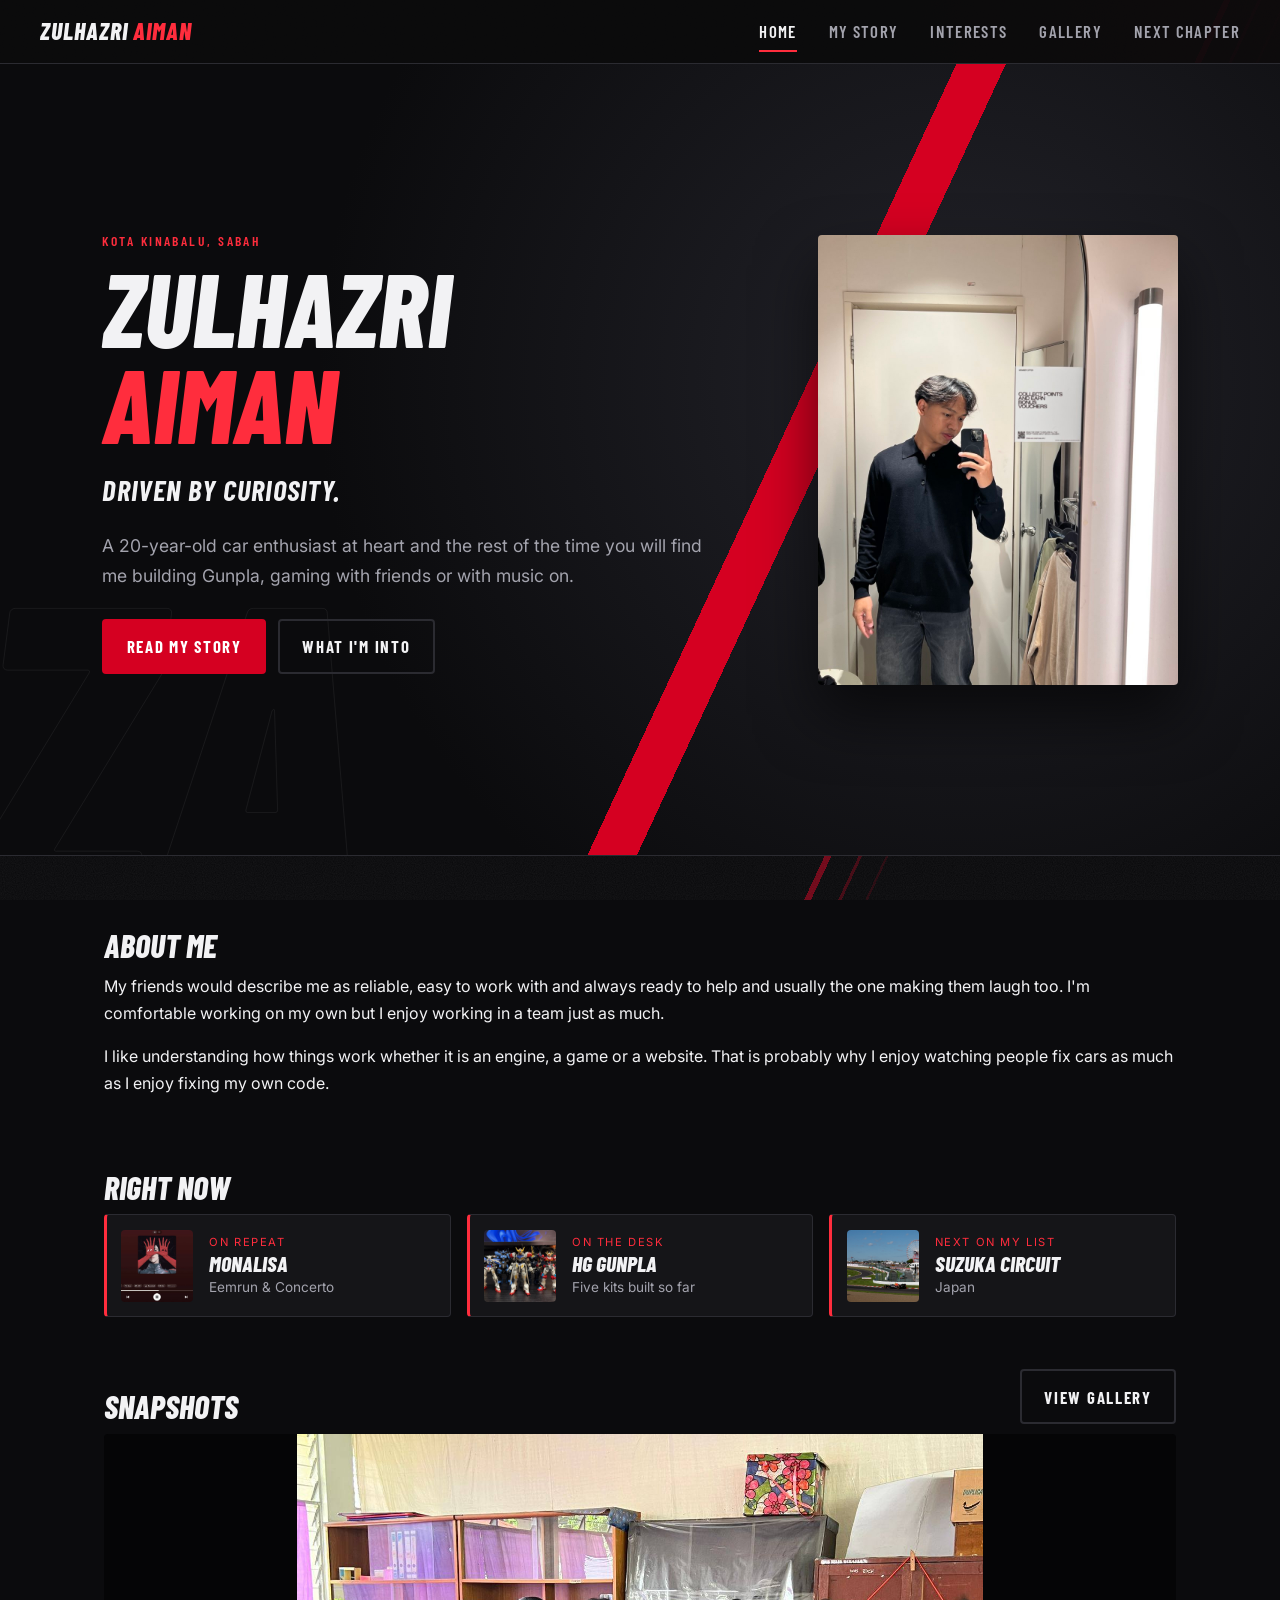
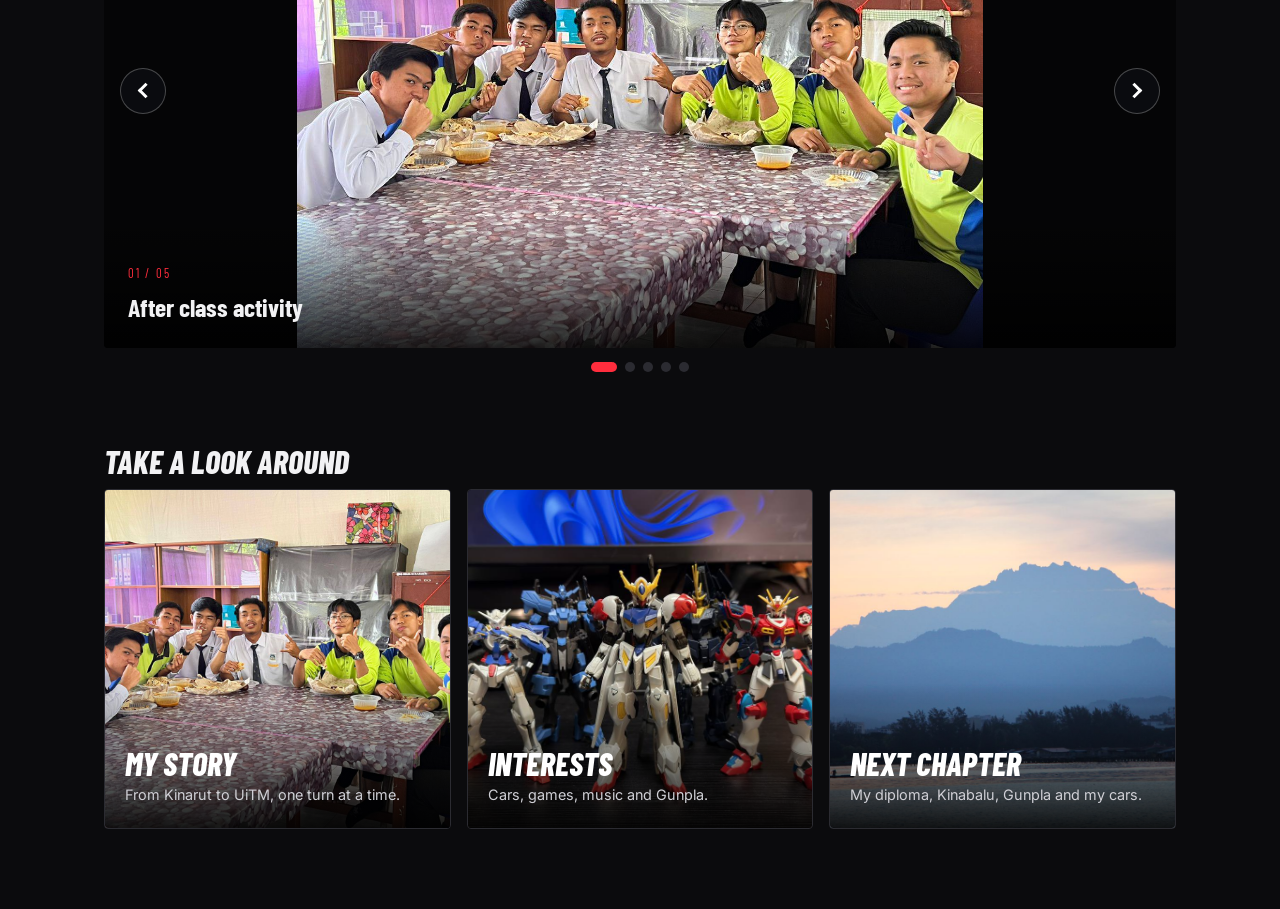
<file: index.html>
<!DOCTYPE html>
<html lang="en-GB">
<head>
  <meta charset="UTF-8">
  <meta name="viewport" content="width=device-width, initial-scale=1.0">
  <meta name="description" content="Personal website of Zulhazri Aiman bin Abdu Raji from Kota Kinabalu, Sabah: cars, games, music and more.">
  <title>Zulhazri Aiman bin Abdu Raji</title>

  <!-- Tab icon (and the icon used when saved to a phone's home screen) -->
  <link rel="icon" href="favicon.svg" type="image/svg+xml">
  <link rel="apple-touch-icon" href="apple-touch-icon.png">

  <!-- Link preview: the card shown when this page is shared on WhatsApp, Instagram and other apps -->
  <meta property="og:type" content="website">
  <meta property="og:title" content="Zulhazri Aiman bin Abdu Raji">
  <meta property="og:description" content="Personal website of Zulhazri Aiman bin Abdu Raji from Kota Kinabalu, Sabah: cars, games, music and more.">
  <meta property="og:url" content="https://zzhzri.github.io/personal/">
  <meta property="og:image" content="https://zzhzri.github.io/personal/share.jpg">
  <meta property="og:image:width" content="1200">
  <meta property="og:image:height" content="630">
  <meta name="twitter:card" content="summary_large_image">

  <!-- Google Fonts -->
  <link rel="preconnect" href="https://fonts.googleapis.com">
  <link rel="preconnect" href="https://fonts.gstatic.com" crossorigin>
  <link href="https://fonts.googleapis.com/css2?family=Barlow+Condensed:ital,wght@0,600;0,700;0,800;1,700;1,800&family=Inter:wght@400;500;600&display=swap" rel="stylesheet">

  <!-- Shared stylesheet for all pages -->
  <link rel="stylesheet" href="style.css">
</head>

<body id="top">
  <!-- Skip link for keyboard users -->
  <a class="skip-link" href="#main">Skip to main content</a>

  <!-- Top navigation bar (same on every page).
       On phones the links fold into a Menu button: ticking the hidden checkbox shows them (CSS only). -->
  <input type="checkbox" id="nav-toggle" class="nav-toggle">
  <header class="site-header">
    <a class="wordmark" href="index.html">ZULHAZRI<span>AIMAN</span></a>
    <label for="nav-toggle" class="menu-btn">
      <span class="menu-icon" aria-hidden="true"></span>
      <span class="menu-open">Menu</span>
      <span class="menu-close">Close</span>
    </label>
    <nav aria-label="Main navigation">
      <ul class="nav-list">
        <li><a href="index.html" aria-current="page">Home</a></li>
        <li><a href="story.html">My Story</a></li>
        <li><a href="interests.html">Interests</a></li>
        <li><a href="gallery.html">Gallery</a></li>
        <li><a href="next-chapter.html">Next Chapter</a></li>
      </ul>
    </nav>
  </header>

  <!-- Main content -->
  <main id="main" class="main">

    <!-- Hero: full-width launch banner with name, tagline and photo, like a car model reveal -->
    <section class="hero" aria-labelledby="name-heading">
      <div class="hero-text">
        <p class="eyebrow">Kota Kinabalu, Sabah</p>
        <h1 id="name-heading">Zulhazri <span>Aiman</span></h1>
        <p class="hero-tagline">Driven by curiosity.</p>
        <p class="lead">A 20-year-old car enthusiast at heart and the rest of the time you will find me building Gunpla, gaming with friends or with music on.</p>
        <p class="hero-actions">
          <a class="btn" href="story.html">Read my story</a>
          <a class="btn btn-ghost" href="interests.html">What I'm into</a>
        </p>
      </div>
      <img class="hero-photo" src="zulhazri.jpg" alt="Zulhazri Aiman taking a mirror selfie in a black knit polo" width="480" height="600">
    </section>

    <!-- About me -->
    <section aria-labelledby="about-heading">
      <h2 id="about-heading" class="section-title">About me</h2>
      <p>My friends would describe me as reliable, easy to work with and always ready to help and usually the one making them laugh too. I'm comfortable working on my own but I enjoy working in a team just as much.</p>
      <p>I like understanding how things work whether it is an engine, a game or a website. That is probably why I enjoy watching people fix cars as much as I enjoy fixing my own code.</p>
    </section>

    <!-- Right now: three small cards showing what I'm into at the moment -->
    <section aria-labelledby="now-heading">
      <h2 id="now-heading" class="section-title">Right now</h2>
      <ul class="now-grid">
        <li>
          <a class="now-item" href="https://youtu.be/1uniqsy0cjs" target="_blank" rel="noopener">
            <img src="monalisa.jpg" alt="" width="1280" height="769">
            <span>
              <span class="now-label">On repeat</span>
              <span class="now-title">MONALISA</span>
              <span class="now-sub">Eemrun &amp; Concerto</span>
            </span>
          </a>
        </li>
        <li>
          <a class="now-item" href="interests.html">
            <img src="gunpla.jpg" alt="" width="1400" height="788">
            <span>
              <span class="now-label">On the desk</span>
              <span class="now-title">HG Gunpla</span>
              <span class="now-sub">Five kits built so far</span>
            </span>
          </a>
        </li>
        <li>
          <a class="now-item" href="interests.html">
            <img src="suzuka.jpg" alt="" width="1200" height="630">
            <span>
              <span class="now-label">Next on my list</span>
              <span class="now-title">Suzuka Circuit</span>
              <span class="now-sub">Japan</span>
            </span>
          </a>
        </li>
      </ul>
    </section>

    <!-- Gallery preview: a slider with five photos (arrows and dots, CSS only) and a link to the full gallery -->
    <section aria-labelledby="preview-heading">
      <div class="section-head">
        <h2 id="preview-heading" class="section-title">Snapshots</h2>
        <a class="btn btn-ghost" href="gallery.html">View gallery</a>
      </div>
      <div class="slider photo-slider">
        <input class="slide-radio" type="radio" name="snap" id="snap-1" checked>
        <input class="slide-radio" type="radio" name="snap" id="snap-2">
        <input class="slide-radio" type="radio" name="snap" id="snap-3">
        <input class="slide-radio" type="radio" name="snap" id="snap-4">
        <input class="slide-radio" type="radio" name="snap" id="snap-5">
        <ul class="slides">
          <li class="slide">
            <figure>
              <img src="gallery1.jpg" alt="Zulhazri with friends after a class activity" width="800" height="600">
              <figcaption class="slide-caption">
                <span class="slide-count">01 / 05</span>
                <span class="slide-name">After class activity</span>
              </figcaption>
            </figure>
            <label class="arrow arrow-prev" for="snap-5"><span class="sr-only">Previous photo</span></label>
            <label class="arrow arrow-next" for="snap-2"><span class="sr-only">Next photo</span></label>
          </li>
          <li class="slide">
            <figure>
              <img src="gallery2.jpg" alt="Zulhazri's group as overall champion at a camping trip" width="800" height="600">
              <figcaption class="slide-caption">
                <span class="slide-count">02 / 05</span>
                <span class="slide-name">Overall champion during camping</span>
              </figcaption>
            </figure>
            <label class="arrow arrow-prev" for="snap-1"><span class="sr-only">Previous photo</span></label>
            <label class="arrow arrow-next" for="snap-3"><span class="sr-only">Next photo</span></label>
          </li>
          <li class="slide">
            <figure>
              <img src="gallery3.jpg" alt="Zulhazri with classmates on the last day of school" width="800" height="600">
              <figcaption class="slide-caption">
                <span class="slide-count">03 / 05</span>
                <span class="slide-name">Last day of school</span>
              </figcaption>
            </figure>
            <label class="arrow arrow-prev" for="snap-2"><span class="sr-only">Previous photo</span></label>
            <label class="arrow arrow-next" for="snap-4"><span class="sr-only">Next photo</span></label>
          </li>
          <li class="slide">
            <figure>
              <img src="gallery4.jpg" alt="Zulhazri with friends at an outdoor activity" width="800" height="600">
              <figcaption class="slide-caption">
                <span class="slide-count">04 / 05</span>
                <span class="slide-name">Outdoor activity</span>
              </figcaption>
            </figure>
            <label class="arrow arrow-prev" for="snap-3"><span class="sr-only">Previous photo</span></label>
            <label class="arrow arrow-next" for="snap-5"><span class="sr-only">Next photo</span></label>
          </li>
          <li class="slide">
            <figure>
              <img src="gallery5.jpg" alt="Zulhazri with friends after the semester 1 final exam" width="800" height="600">
              <figcaption class="slide-caption">
                <span class="slide-count">05 / 05</span>
                <span class="slide-name">After semester 1 final exam</span>
              </figcaption>
            </figure>
            <label class="arrow arrow-prev" for="snap-4"><span class="sr-only">Previous photo</span></label>
            <label class="arrow arrow-next" for="snap-1"><span class="sr-only">Next photo</span></label>
          </li>
        </ul>
        <!-- Dots under the slider: one per photo -->
        <div class="dots">
          <label for="snap-1"><span class="sr-only">Show photo 1: After class activity</span></label>
          <label for="snap-2"><span class="sr-only">Show photo 2: Overall champion during camping</span></label>
          <label for="snap-3"><span class="sr-only">Show photo 3: Last day of school</span></label>
          <label for="snap-4"><span class="sr-only">Show photo 4: Outdoor activity</span></label>
          <label for="snap-5"><span class="sr-only">Show photo 5: After semester 1 final exam</span></label>
        </div>
      </div>
    </section>

    <!-- Links to the main pages as photo tiles -->
    <section aria-labelledby="explore-heading">
      <h2 id="explore-heading" class="section-title">Take a look around</h2>
      <div class="tile-grid">
        <a class="tile" href="story.html">
          <img src="gallery1.jpg" alt="" width="800" height="600" loading="lazy">
          <span class="tile-text">
            <span class="tile-title">My Story</span>
            <span class="tile-sub">From Kinarut to UiTM, one turn at a time.</span>
          </span>
        </a>
        <a class="tile" href="interests.html">
          <img src="gunpla.jpg" alt="" width="1400" height="788" loading="lazy">
          <span class="tile-text">
            <span class="tile-title">Interests</span>
            <span class="tile-sub">Cars, games, music and Gunpla.</span>
          </span>
        </a>
        <a class="tile" href="next-chapter.html">
          <img src="next2.jpg" alt="" width="800" height="600" loading="lazy">
          <span class="tile-text">
            <span class="tile-title">Next Chapter</span>
            <span class="tile-sub">My diploma, Kinabalu, Gunpla and my cars.</span>
          </span>
        </a>
      </div>
    </section>

  </main>
</body>
</html>
</file>
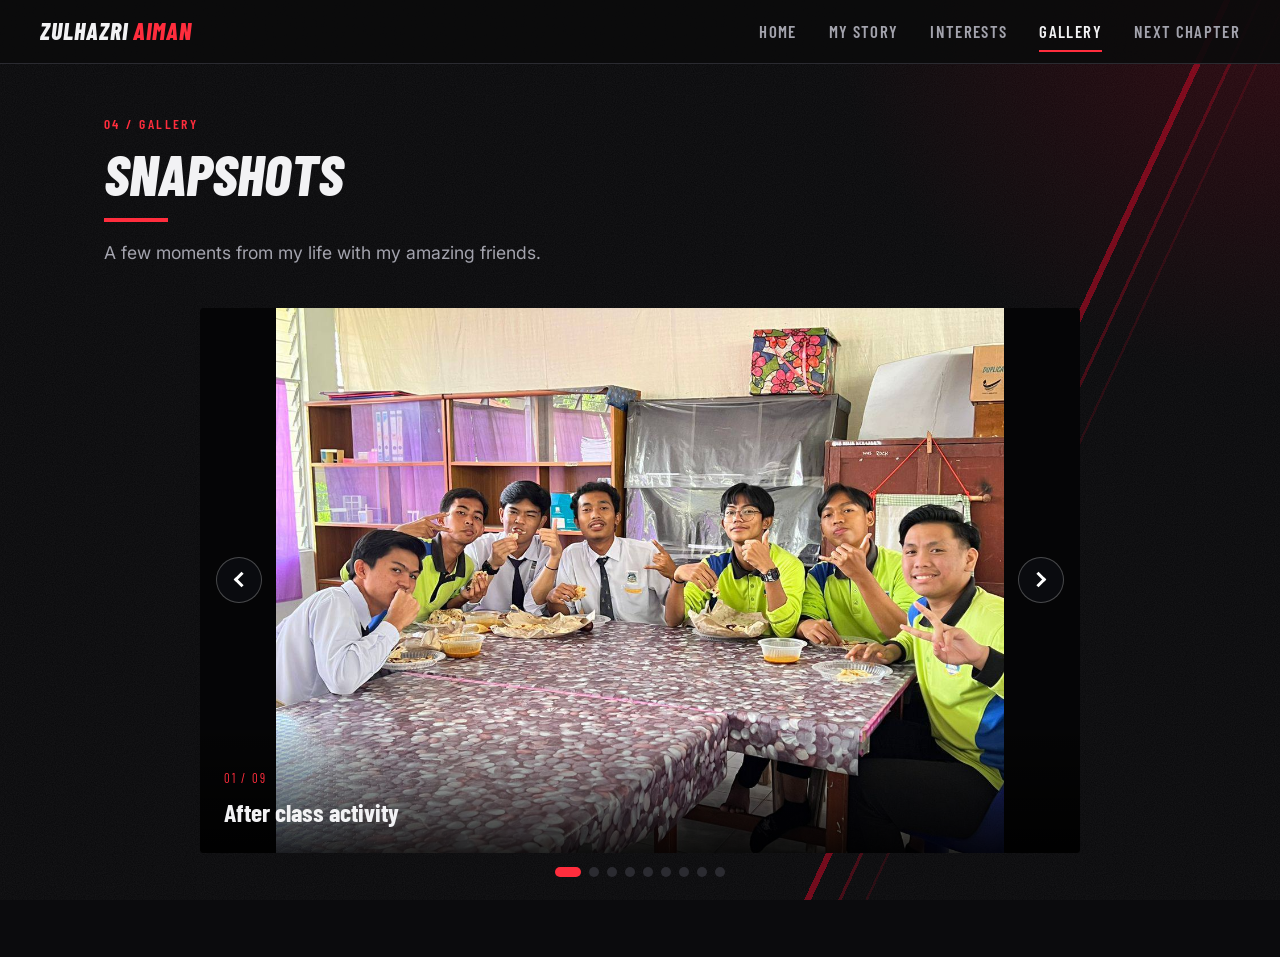
<file: gallery.html>
<!DOCTYPE html>
<html lang="en-GB">
<head>
  <meta charset="UTF-8">
  <meta name="viewport" content="width=device-width, initial-scale=1.0">
  <meta name="description" content="Photos from Zulhazri Aiman bin Abdu Raji.">
  <title>Gallery | Zulhazri Aiman bin Abdu Raji</title>

  <!-- Tab icon (and the icon used when saved to a phone's home screen) -->
  <link rel="icon" href="favicon.svg" type="image/svg+xml">
  <link rel="apple-touch-icon" href="apple-touch-icon.png">

  <!-- Link preview: the card shown when this page is shared on WhatsApp, Instagram and other apps -->
  <meta property="og:type" content="website">
  <meta property="og:title" content="Gallery | Zulhazri Aiman bin Abdu Raji">
  <meta property="og:description" content="Photos from Zulhazri Aiman bin Abdu Raji.">
  <meta property="og:url" content="https://zzhzri.github.io/personal/gallery.html">
  <meta property="og:image" content="https://zzhzri.github.io/personal/share.jpg">
  <meta property="og:image:width" content="1200">
  <meta property="og:image:height" content="630">
  <meta name="twitter:card" content="summary_large_image">

  <!-- Google Fonts -->
  <link rel="preconnect" href="https://fonts.googleapis.com">
  <link rel="preconnect" href="https://fonts.gstatic.com" crossorigin>
  <link href="https://fonts.googleapis.com/css2?family=Barlow+Condensed:ital,wght@0,600;0,700;0,800;1,700;1,800&family=Inter:wght@400;500;600&display=swap" rel="stylesheet">

  <!-- Shared stylesheet for all pages -->
  <link rel="stylesheet" href="style.css">
</head>

<body id="top">
  <!-- Skip link for keyboard users -->
  <a class="skip-link" href="#main">Skip to main content</a>

  <!-- Top navigation bar (same on every page).
       On phones the links fold into a Menu button: ticking the hidden checkbox shows them (CSS only). -->
  <input type="checkbox" id="nav-toggle" class="nav-toggle">
  <header class="site-header">
    <a class="wordmark" href="index.html">ZULHAZRI<span>AIMAN</span></a>
    <label for="nav-toggle" class="menu-btn">
      <span class="menu-icon" aria-hidden="true"></span>
      <span class="menu-open">Menu</span>
      <span class="menu-close">Close</span>
    </label>
    <nav aria-label="Main navigation">
      <ul class="nav-list">
        <li><a href="index.html">Home</a></li>
        <li><a href="story.html">My Story</a></li>
        <li><a href="interests.html">Interests</a></li>
        <li><a href="gallery.html" aria-current="page">Gallery</a></li>
        <li><a href="next-chapter.html">Next Chapter</a></li>
      </ul>
    </nav>
  </header>

  <!-- Main content -->
  <main id="main" class="main">

    <!-- Page heading -->
    <p class="eyebrow">04 / Gallery</p>
    <h1 class="page-title">Snapshots</h1>
    <p class="lead">A few moments from my life with my amazing friends.</p>

    <!-- Photo slider made with HTML and CSS only (same idea as the places slider on the Interests page):
         one hidden radio button per photo; the arrows and dots tick a radio button and CSS shows that photo -->
    <div class="slider photo-slider">
      <input class="slide-radio" type="radio" name="photo" id="photo-1" checked>
      <input class="slide-radio" type="radio" name="photo" id="photo-2">
      <input class="slide-radio" type="radio" name="photo" id="photo-3">
      <input class="slide-radio" type="radio" name="photo" id="photo-4">
      <input class="slide-radio" type="radio" name="photo" id="photo-5">
      <input class="slide-radio" type="radio" name="photo" id="photo-6">
      <input class="slide-radio" type="radio" name="photo" id="photo-7">
      <input class="slide-radio" type="radio" name="photo" id="photo-8">
      <input class="slide-radio" type="radio" name="photo" id="photo-9">
      <ul class="slides">
        <li class="slide">
          <figure>
            <img src="gallery1.jpg" alt="Zulhazri with friends after a class activity" width="800" height="600">
            <figcaption class="slide-caption">
              <span class="slide-count">01 / 09</span>
              <span class="slide-name">After class activity</span>
            </figcaption>
          </figure>
          <label class="arrow arrow-prev" for="photo-9"><span class="sr-only">Previous photo</span></label>
          <label class="arrow arrow-next" for="photo-2"><span class="sr-only">Next photo</span></label>
        </li>
        <li class="slide">
          <figure>
            <img src="gallery2.jpg" alt="Zulhazri's group as overall champion at a camping trip" width="800" height="600">
            <figcaption class="slide-caption">
              <span class="slide-count">02 / 09</span>
              <span class="slide-name">Overall champion during camping</span>
            </figcaption>
          </figure>
          <label class="arrow arrow-prev" for="photo-1"><span class="sr-only">Previous photo</span></label>
          <label class="arrow arrow-next" for="photo-3"><span class="sr-only">Next photo</span></label>
        </li>
        <li class="slide">
          <figure>
            <img src="gallery3.jpg" alt="Zulhazri with classmates on the last day of school" width="800" height="600">
            <figcaption class="slide-caption">
              <span class="slide-count">03 / 09</span>
              <span class="slide-name">Last day of school</span>
            </figcaption>
          </figure>
          <label class="arrow arrow-prev" for="photo-2"><span class="sr-only">Previous photo</span></label>
          <label class="arrow arrow-next" for="photo-4"><span class="sr-only">Next photo</span></label>
        </li>
        <li class="slide">
          <figure>
            <img src="gallery4.jpg" alt="Zulhazri with friends at an outdoor activity" width="800" height="600">
            <figcaption class="slide-caption">
              <span class="slide-count">04 / 09</span>
              <span class="slide-name">Outdoor activity</span>
            </figcaption>
          </figure>
          <label class="arrow arrow-prev" for="photo-3"><span class="sr-only">Previous photo</span></label>
          <label class="arrow arrow-next" for="photo-5"><span class="sr-only">Next photo</span></label>
        </li>
        <li class="slide">
          <figure>
            <img src="gallery5.jpg" alt="Zulhazri with friends after the semester 1 final exam" width="800" height="600">
            <figcaption class="slide-caption">
              <span class="slide-count">05 / 09</span>
              <span class="slide-name">After semester 1 final exam</span>
            </figcaption>
          </figure>
          <label class="arrow arrow-prev" for="photo-4"><span class="sr-only">Previous photo</span></label>
          <label class="arrow arrow-next" for="photo-6"><span class="sr-only">Next photo</span></label>
        </li>
        <li class="slide">
          <figure>
            <img src="gallery6.jpg" alt="Zulhazri celebrating Eid in 2025" width="800" height="600">
            <figcaption class="slide-caption">
              <span class="slide-count">06 / 09</span>
              <span class="slide-name">Eid 2025</span>
            </figcaption>
          </figure>
          <label class="arrow arrow-prev" for="photo-5"><span class="sr-only">Previous photo</span></label>
          <label class="arrow arrow-next" for="photo-7"><span class="sr-only">Next photo</span></label>
        </li>
        <li class="slide">
          <figure>
            <img src="gallery7.jpg" alt="Zulhazri with friends heading to an event at parking B" width="800" height="600">
            <figcaption class="slide-caption">
              <span class="slide-count">07 / 09</span>
              <span class="slide-name">Going to event at parking B</span>
            </figcaption>
          </figure>
          <label class="arrow arrow-prev" for="photo-6"><span class="sr-only">Previous photo</span></label>
          <label class="arrow arrow-next" for="photo-8"><span class="sr-only">Next photo</span></label>
        </li>
        <li class="slide">
          <figure>
            <img src="gallery8.jpg" alt="Zulhazri at the semester 2 appreciation ceremony" width="800" height="600">
            <figcaption class="slide-caption">
              <span class="slide-count">08 / 09</span>
              <span class="slide-name">During appreciation ceremony semester 2</span>
            </figcaption>
          </figure>
          <label class="arrow arrow-prev" for="photo-7"><span class="sr-only">Previous photo</span></label>
          <label class="arrow arrow-next" for="photo-9"><span class="sr-only">Next photo</span></label>
        </li>
        <li class="slide">
          <figure>
            <img src="gallery9.jpg" alt="Zulhazri stopping for a quick matcha" width="800" height="600">
            <figcaption class="slide-caption">
              <span class="slide-count">09 / 09</span>
              <span class="slide-name">Quick matcha</span>
            </figcaption>
          </figure>
          <label class="arrow arrow-prev" for="photo-8"><span class="sr-only">Previous photo</span></label>
          <label class="arrow arrow-next" for="photo-1"><span class="sr-only">Next photo</span></label>
        </li>
      </ul>
      <!-- Dots under the slider: one per photo -->
      <div class="dots">
        <label for="photo-1"><span class="sr-only">Show photo 1: After class activity</span></label>
        <label for="photo-2"><span class="sr-only">Show photo 2: Overall champion during camping</span></label>
        <label for="photo-3"><span class="sr-only">Show photo 3: Last day of school</span></label>
        <label for="photo-4"><span class="sr-only">Show photo 4: Outdoor activity</span></label>
        <label for="photo-5"><span class="sr-only">Show photo 5: After semester 1 final exam</span></label>
        <label for="photo-6"><span class="sr-only">Show photo 6: Eid 2025</span></label>
        <label for="photo-7"><span class="sr-only">Show photo 7: Going to event at parking B</span></label>
        <label for="photo-8"><span class="sr-only">Show photo 8: During appreciation ceremony semester 2</span></label>
        <label for="photo-9"><span class="sr-only">Show photo 9: Quick matcha</span></label>
      </div>
    </div>

  </main>
</body>
</html>
</file>
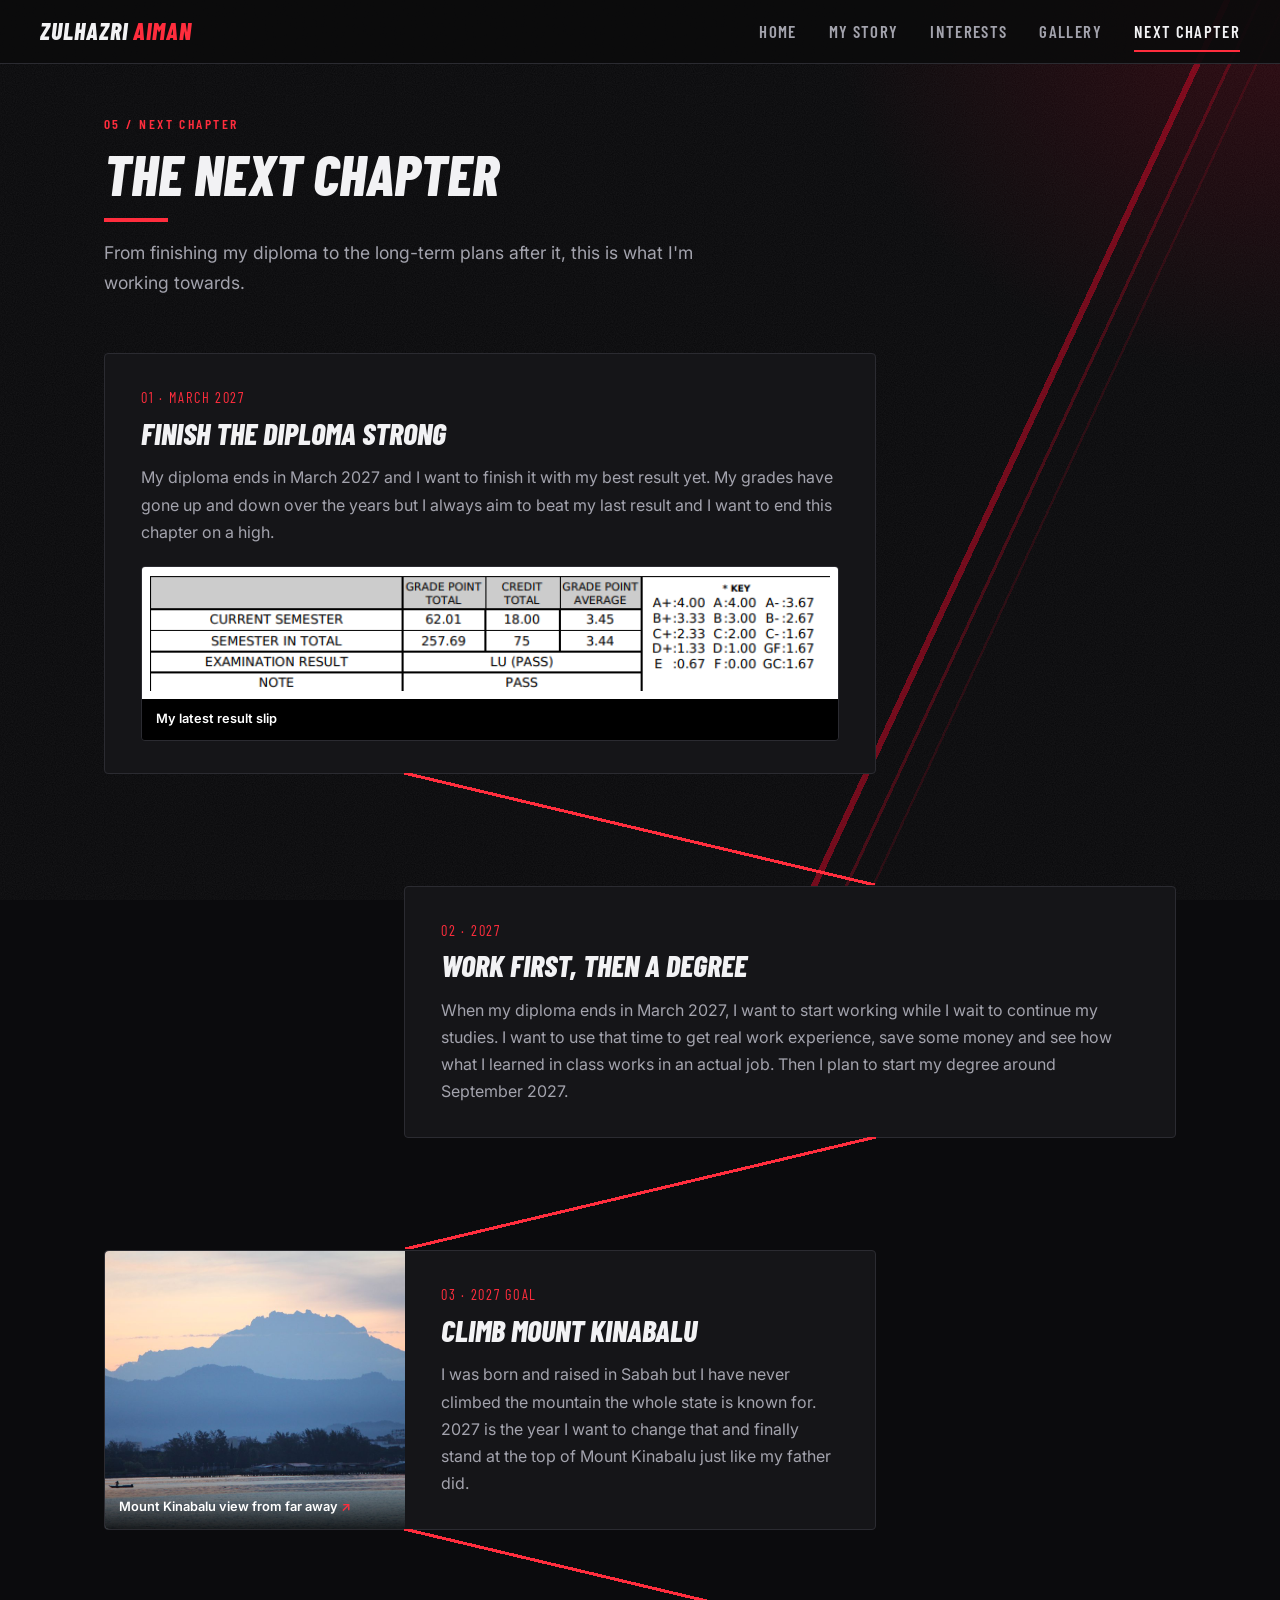
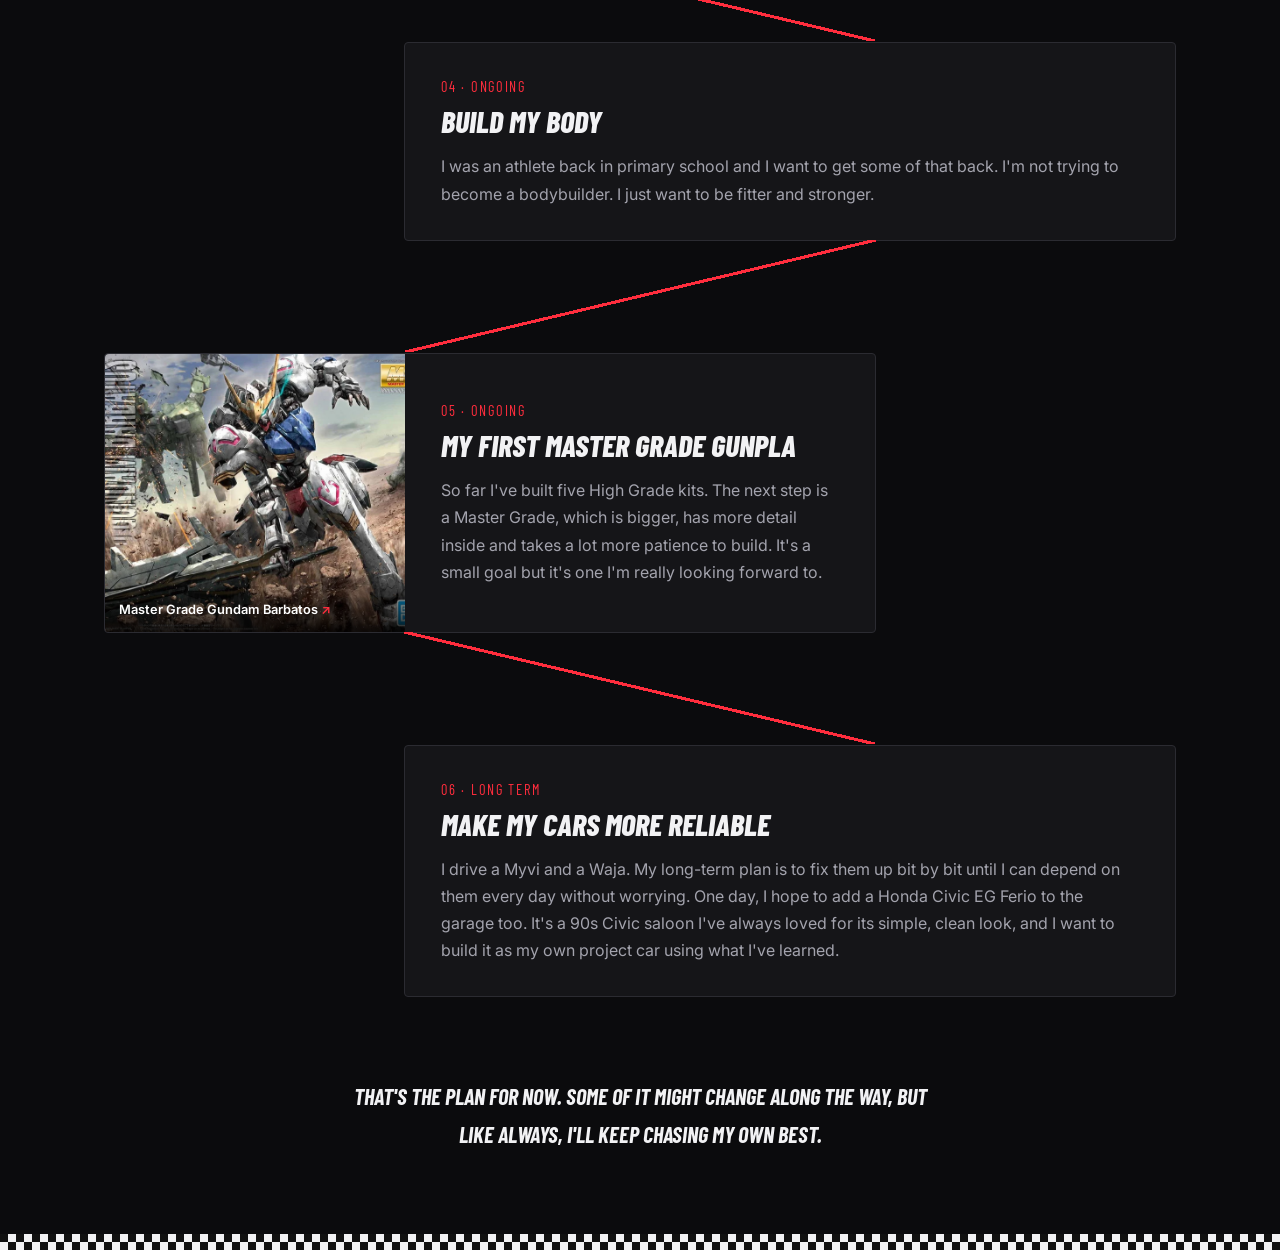
<file: next-chapter.html>
<!DOCTYPE html>
<html lang="en-GB">
<head>
  <meta charset="UTF-8">
  <meta name="viewport" content="width=device-width, initial-scale=1.0">
  <meta name="description" content="What Zulhazri Aiman bin Abdu Raji is working towards after his diploma.">
  <title>Next Chapter | Zulhazri Aiman bin Abdu Raji</title>

  <!-- Tab icon (and the icon used when saved to a phone's home screen) -->
  <link rel="icon" href="favicon.svg" type="image/svg+xml">
  <link rel="apple-touch-icon" href="apple-touch-icon.png">

  <!-- Link preview: the card shown when this page is shared on WhatsApp, Instagram and other apps -->
  <meta property="og:type" content="website">
  <meta property="og:title" content="Next Chapter | Zulhazri Aiman bin Abdu Raji">
  <meta property="og:description" content="What Zulhazri Aiman bin Abdu Raji is working towards after his diploma.">
  <meta property="og:url" content="https://zzhzri.github.io/personal/next-chapter.html">
  <meta property="og:image" content="https://zzhzri.github.io/personal/share.jpg">
  <meta property="og:image:width" content="1200">
  <meta property="og:image:height" content="630">
  <meta name="twitter:card" content="summary_large_image">

  <!-- Google Fonts -->
  <link rel="preconnect" href="https://fonts.googleapis.com">
  <link rel="preconnect" href="https://fonts.gstatic.com" crossorigin>
  <link href="https://fonts.googleapis.com/css2?family=Barlow+Condensed:ital,wght@0,600;0,700;0,800;1,700;1,800&family=Inter:wght@400;500;600&display=swap" rel="stylesheet">

  <!-- Shared stylesheet for all pages -->
  <link rel="stylesheet" href="style.css">
</head>

<body id="top" class="last-page">
  <!-- Skip link for keyboard users -->
  <a class="skip-link" href="#main">Skip to main content</a>

  <!-- Top navigation bar (same on every page).
       On phones the links fold into a Menu button: ticking the hidden checkbox shows them (CSS only). -->
  <input type="checkbox" id="nav-toggle" class="nav-toggle">
  <header class="site-header">
    <a class="wordmark" href="index.html">ZULHAZRI<span>AIMAN</span></a>
    <label for="nav-toggle" class="menu-btn">
      <span class="menu-icon" aria-hidden="true"></span>
      <span class="menu-open">Menu</span>
      <span class="menu-close">Close</span>
    </label>
    <nav aria-label="Main navigation">
      <ul class="nav-list">
        <li><a href="index.html">Home</a></li>
        <li><a href="story.html">My Story</a></li>
        <li><a href="interests.html">Interests</a></li>
        <li><a href="gallery.html">Gallery</a></li>
        <li><a href="next-chapter.html" aria-current="page">Next Chapter</a></li>
      </ul>
    </nav>
  </header>

  <!-- Main content -->
  <main id="main" class="main">

    <!-- Page heading -->
    <p class="eyebrow">05 / Next Chapter</p>
    <h1 class="page-title">The next chapter</h1>
    <p class="lead">From finishing my diploma to the long-term plans after it, this is what I'm working towards.</p>

    <!-- My plans as a route: cards zigzag left and right, joined by a red line (drawn in CSS). On phones they stack in one column.
         Cards marked "text-only" have no photo. Clicking a photo opens a Google search for it in a new tab -->
    <ol class="route">
      <li class="route-stop text-only">
        <div class="route-text">
          <span class="route-label">01 &middot; March 2027</span>
          <h2>Finish the diploma strong</h2>
          <p>My diploma ends in March 2027 and I want to finish it with my best result yet. My grades have gone up and down over the years but I always aim to beat my last result and I want to end this chapter on a high.</p>
          <!-- My latest result slip, shown as a wide strip under the text -->
          <figure class="route-result">
            <img src="next1.png" alt="My latest UiTM result slip: GPA 3.45 for the current semester and CGPA 3.44 overall, result LU (Pass)" width="657" height="112" loading="lazy">
            <figcaption>My latest result slip</figcaption>
          </figure>
        </div>
      </li>
      <li class="route-stop text-only">
        <div class="route-text">
          <span class="route-label">02 &middot; 2027</span>
          <h2>Work first, then a degree</h2>
          <p>When my diploma ends in March 2027, I want to start working while I wait to continue my studies. I want to use that time to get real work experience, save some money and see how what I learned in class works in an actual job. Then I plan to start my degree around September 2027.</p>
        </div>
      </li>
      <li class="route-stop">
        <a class="route-link" href="https://www.google.com/search?q=Mount+Kinabalu" target="_blank" rel="noopener">
          <figure class="route-figure">
            <img src="next2.jpg" alt="Mount Kinabalu seen from far away" width="800" height="600" loading="lazy">
            <figcaption>Mount Kinabalu view from far away</figcaption>
          </figure>
        </a>
        <div class="route-text">
          <span class="route-label">03 &middot; 2027 goal</span>
          <h2>Climb Mount Kinabalu</h2>
          <p>I was born and raised in Sabah but I have never climbed the mountain the whole state is known for. 2027 is the year I want to change that and finally stand at the top of Mount Kinabalu just like my father did.</p>
        </div>
      </li>
      <li class="route-stop text-only">
        <div class="route-text">
          <span class="route-label">04 &middot; Ongoing</span>
          <h2>Build my body</h2>
          <p>I was an athlete back in primary school and I want to get some of that back. I'm not trying to become a bodybuilder. I just want to be fitter and stronger.</p>
        </div>
      </li>
      <li class="route-stop">
        <a class="route-link" href="https://www.google.com/search?q=MG+Gundam+Barbatos" target="_blank" rel="noopener">
          <figure class="route-figure">
            <img src="next6.jpg" alt="Master Grade Gundam Barbatos model kit" width="800" height="600" loading="lazy">
            <figcaption>Master Grade Gundam Barbatos</figcaption>
          </figure>
        </a>
        <div class="route-text">
          <span class="route-label">05 &middot; Ongoing</span>
          <h2>My first Master Grade Gunpla</h2>
          <p>So far I've built five High Grade kits. The next step is a Master Grade, which is bigger, has more detail inside and takes a lot more patience to build. It's a small goal but it's one I'm really looking forward to.</p>
        </div>
      </li>
      <li class="route-stop text-only">
        <div class="route-text">
          <span class="route-label">06 &middot; Long term</span>
          <h2>Make my cars more reliable</h2>
          <p>I drive a Myvi and a Waja. My long-term plan is to fix them up bit by bit until I can depend on them every day without worrying. One day, I hope to add a Honda Civic EG Ferio to the garage too. It's a 90s Civic saloon I've always loved for its simple, clean look, and I want to build it as my own project car using what I've learned.</p>
        </div>
      </li>
    </ol>

    <!-- Closing line at the end of the route -->
    <p class="route-end">That's the plan for now. Some of it might change along the way, but like always, I'll keep chasing my own best.</p>

  </main>
</body>
</html>
</file>
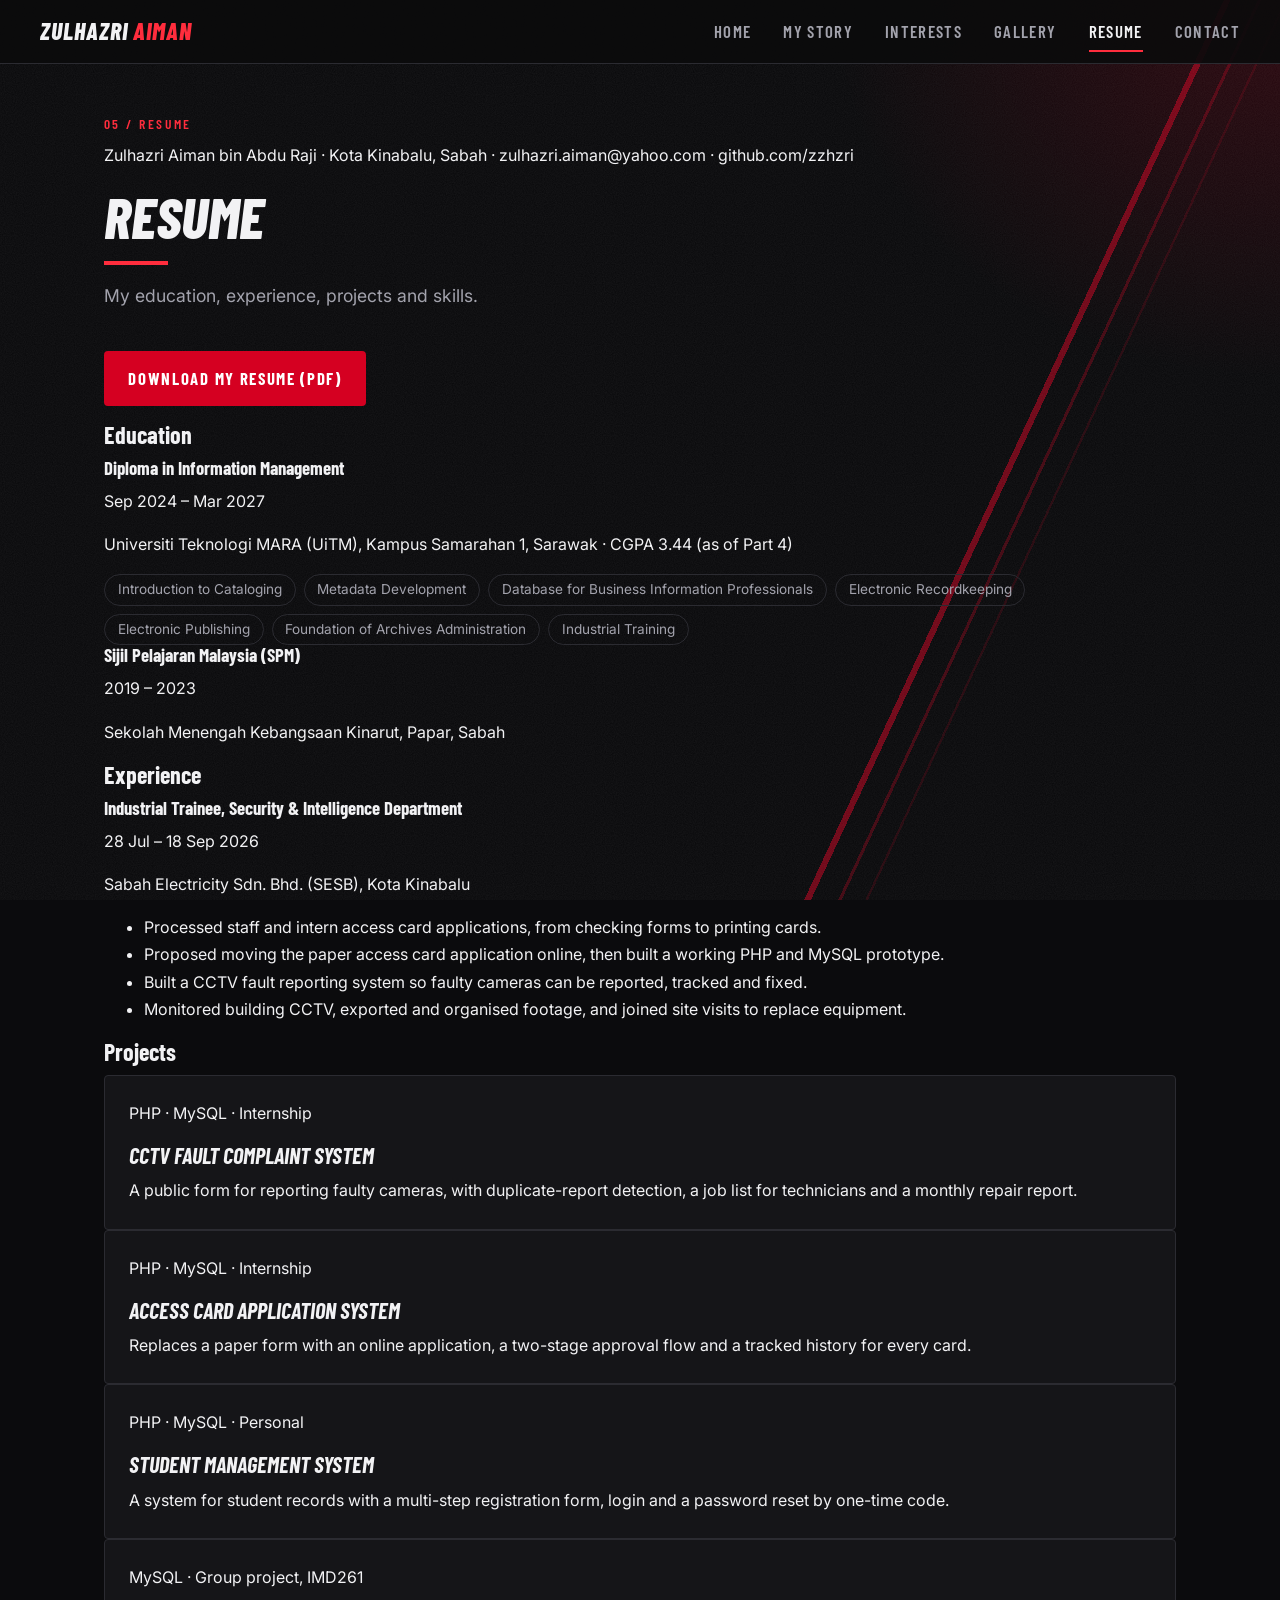
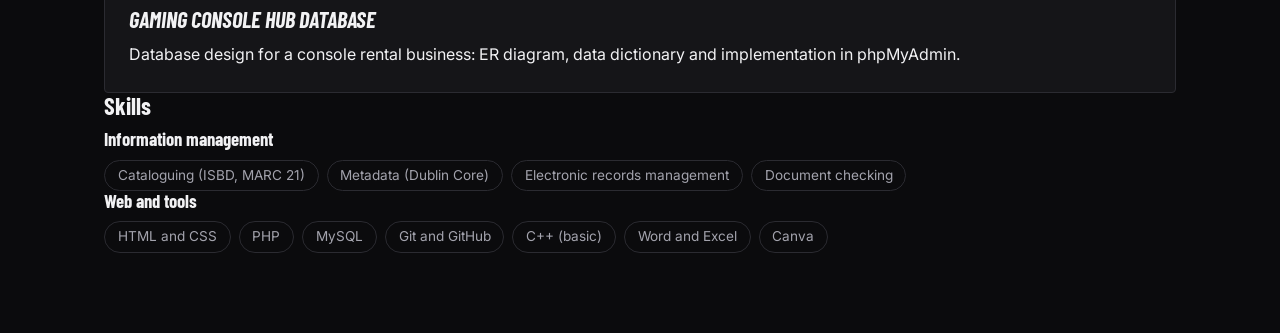
<file: resume.html>
<!DOCTYPE html>
<html lang="en-GB">
<head>
  <meta charset="UTF-8">
  <meta name="viewport" content="width=device-width, initial-scale=1.0">
  <meta name="description" content="Education, experience, projects and skills of Zulhazri Aiman bin Abdu Raji.">
  <title>Resume | Zulhazri Aiman bin Abdu Raji</title>

  <!-- Google Fonts -->
  <link rel="preconnect" href="https://fonts.googleapis.com">
  <link rel="preconnect" href="https://fonts.gstatic.com" crossorigin>
  <link href="https://fonts.googleapis.com/css2?family=Barlow+Condensed:ital,wght@0,600;0,700;0,800;1,700;1,800&family=Inter:wght@400;500;600&display=swap" rel="stylesheet">

  <!-- Shared stylesheet for all pages -->
  <link rel="stylesheet" href="style.css">
</head>

<body id="top">
  <!-- Skip link for keyboard users -->
  <a class="skip-link" href="#main">Skip to main content</a>

  <!-- Top navigation bar (same on every page).
       On phones the links fold into a Menu button: ticking the hidden checkbox shows them (CSS only). -->
  <input type="checkbox" id="nav-toggle" class="nav-toggle">
  <header class="site-header">
    <a class="wordmark" href="index.html">ZULHAZRI<span>AIMAN</span></a>
    <label for="nav-toggle" class="menu-btn">
      <span class="menu-icon" aria-hidden="true"></span>
      <span class="menu-open">Menu</span>
      <span class="menu-close">Close</span>
    </label>
    <nav aria-label="Main navigation">
      <ul class="nav-list">
        <li><a href="index.html">Home</a></li>
        <li><a href="story.html">My Story</a></li>
        <li><a href="interests.html">Interests</a></li>
        <li><a href="gallery.html">Gallery</a></li>
        <li><a href="resume.html" aria-current="page">Resume</a></li>
        <li><a href="contact.html">Contact</a></li>
      </ul>
    </nav>
  </header>

  <!-- Main content -->
  <main id="main" class="main">

    <!-- Page heading -->
    <p class="eyebrow">05 / Resume</p>
    <!-- Only shown when the resume is printed or saved as PDF, so the PDF has my name and contact details -->
    <p class="print-only">Zulhazri Aiman bin Abdu Raji &middot; Kota Kinabalu, Sabah &middot; zulhazri.aiman@yahoo.com &middot; github.com/zzhzri</p>
    <h1 class="page-title">Resume</h1>
    <p class="lead">My education, experience, projects and skills.</p>
    <!-- The download attribute saves the PDF instead of opening it -->
    <p class="resume-download">
      <a class="btn" href="zulhazri-resume.pdf" download>Download my resume (PDF)</a>
    </p>

    <!-- Education -->
    <section class="resume-block" aria-labelledby="edu-heading">
      <h2 id="edu-heading">Education</h2>
      <article class="entry">
        <div class="entry-head">
          <h3>Diploma in Information Management</h3>
          <p class="entry-date">Sep 2024 &ndash; Mar 2027</p>
        </div>
        <p class="entry-org">Universiti Teknologi MARA (UiTM), Kampus Samarahan 1, Sarawak &middot; CGPA 3.44 (as of Part 4)</p>
        <ul class="tag-list">
          <li>Introduction to Cataloging</li>
          <li>Metadata Development</li>
          <li>Database for Business Information Professionals</li>
          <li>Electronic Recordkeeping</li>
          <li>Electronic Publishing</li>
          <li>Foundation of Archives Administration</li>
          <li>Industrial Training</li>
        </ul>
      </article>
      <article class="entry">
        <div class="entry-head">
          <h3>Sijil Pelajaran Malaysia (SPM)</h3>
          <p class="entry-date">2019 &ndash; 2023</p>
        </div>
        <p class="entry-org">Sekolah Menengah Kebangsaan Kinarut, Papar, Sabah</p>
      </article>
    </section>

    <!-- Work experience -->
    <section class="resume-block" aria-labelledby="exp-heading">
      <h2 id="exp-heading">Experience</h2>
      <article class="entry">
        <div class="entry-head">
          <h3>Industrial Trainee, Security &amp; Intelligence Department</h3>
          <p class="entry-date">28 Jul &ndash; 18 Sep 2026</p>
        </div>
        <p class="entry-org">Sabah Electricity Sdn. Bhd. (SESB), Kota Kinabalu</p>
        <ul>
          <li>Processed staff and intern access card applications, from checking forms to printing cards.</li>
          <li>Proposed moving the paper access card application online, then built a working PHP and MySQL prototype.</li>
          <li>Built a CCTV fault reporting system so faulty cameras can be reported, tracked and fixed.</li>
          <li>Monitored building CCTV, exported and organised footage, and joined site visits to replace equipment.</li>
        </ul>
      </article>
    </section>

    <!-- Projects -->
    <section class="resume-block" aria-labelledby="proj-heading">
      <h2 id="proj-heading">Projects</h2>
      <div class="two-col">
        <article class="card">
          <p class="card-meta">PHP &middot; MySQL &middot; Internship</p>
          <h3>CCTV Fault Complaint System</h3>
          <p>A public form for reporting faulty cameras, with duplicate-report detection, a job list for technicians and a monthly repair report.</p>
        </article>
        <article class="card">
          <p class="card-meta">PHP &middot; MySQL &middot; Internship</p>
          <h3>Access Card Application System</h3>
          <p>Replaces a paper form with an online application, a two-stage approval flow and a tracked history for every card.</p>
        </article>
        <article class="card">
          <p class="card-meta">PHP &middot; MySQL &middot; Personal</p>
          <h3>Student Management System</h3>
          <p>A system for student records with a multi-step registration form, login and a password reset by one-time code.</p>
        </article>
        <article class="card">
          <p class="card-meta">MySQL &middot; Group project, IMD261</p>
          <h3>Gaming Console Hub Database</h3>
          <p>Database design for a console rental business: ER diagram, data dictionary and implementation in phpMyAdmin.</p>
        </article>
      </div>
    </section>

    <!-- Skills -->
    <section class="resume-block" aria-labelledby="skills-heading">
      <h2 id="skills-heading">Skills</h2>
      <div class="two-col">
        <div>
          <h3>Information management</h3>
          <ul class="tag-list">
            <li>Cataloguing (ISBD, MARC 21)</li>
            <li>Metadata (Dublin Core)</li>
            <li>Electronic records management</li>
            <li>Document checking</li>
          </ul>
        </div>
        <div>
          <h3>Web and tools</h3>
          <ul class="tag-list">
            <li>HTML and CSS</li>
            <li>PHP</li>
            <li>MySQL</li>
            <li>Git and GitHub</li>
            <li>C++ (basic)</li>
            <li>Word and Excel</li>
            <li>Canva</li>
          </ul>
        </div>
      </div>
    </section>

  </main>
</body>
</html>
</file>
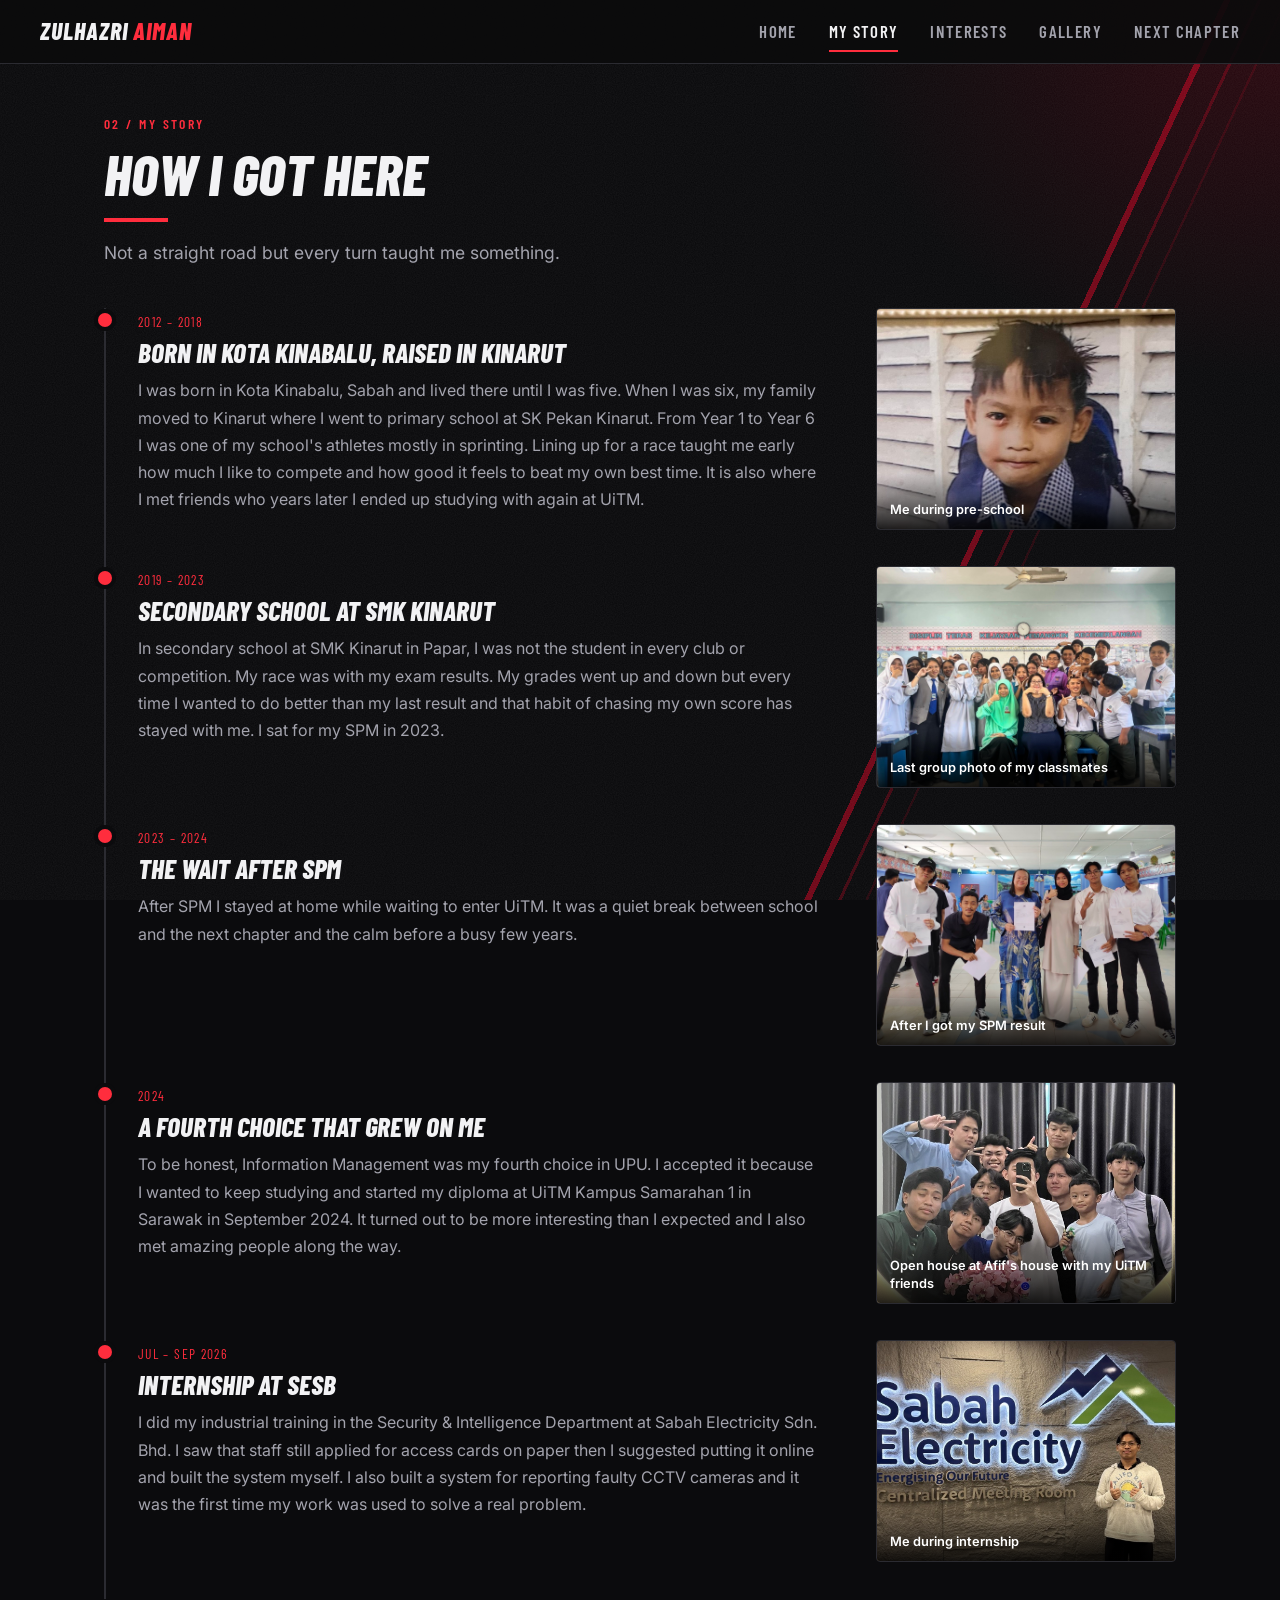
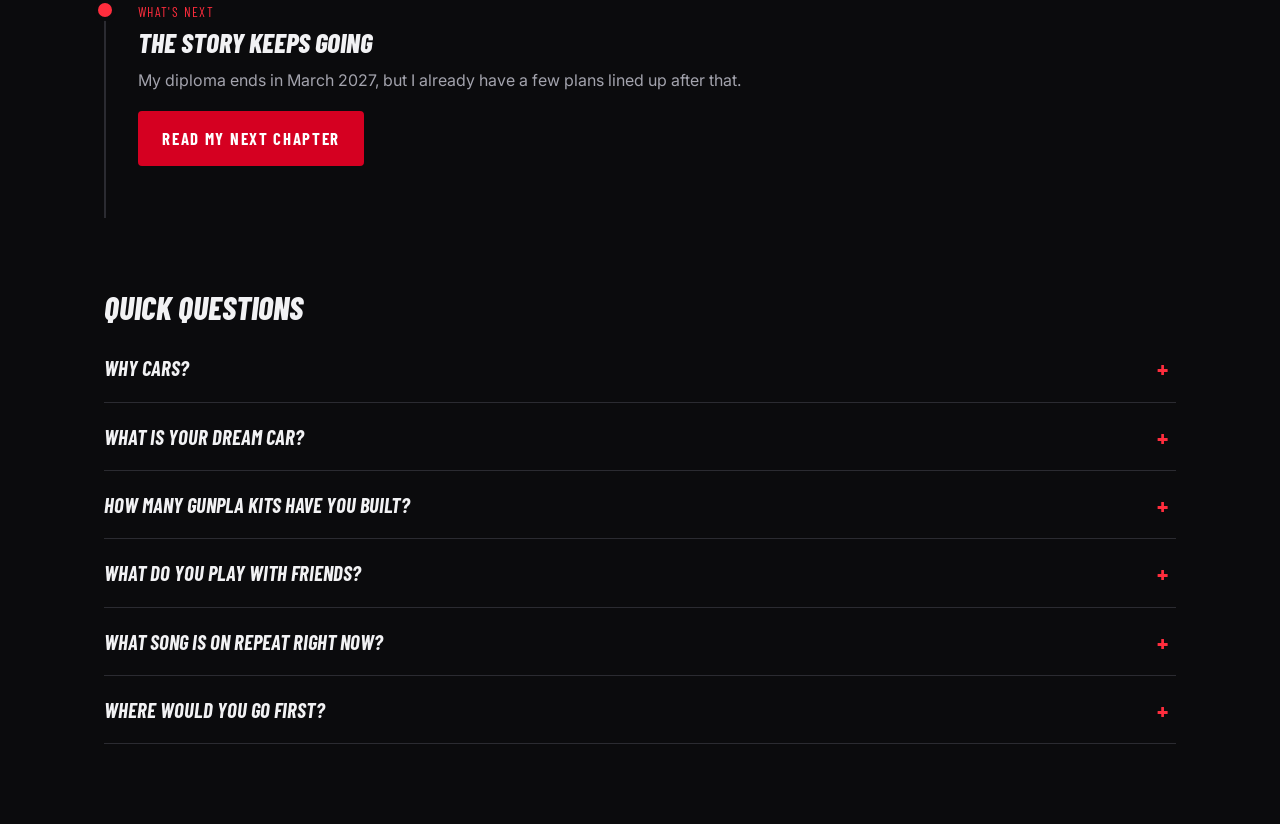
<file: story.html>
<!DOCTYPE html>
<html lang="en-GB">
<head>
  <meta charset="UTF-8">
  <meta name="viewport" content="width=device-width, initial-scale=1.0">
  <meta name="description" content="The story of Zulhazri Aiman bin Abdu Raji from Kota Kinabalu, Sabah.">
  <title>My Story | Zulhazri Aiman bin Abdu Raji</title>

  <!-- Tab icon (and the icon used when saved to a phone's home screen) -->
  <link rel="icon" href="favicon.svg" type="image/svg+xml">
  <link rel="apple-touch-icon" href="apple-touch-icon.png">

  <!-- Link preview: the card shown when this page is shared on WhatsApp, Instagram and other apps -->
  <meta property="og:type" content="website">
  <meta property="og:title" content="My Story | Zulhazri Aiman bin Abdu Raji">
  <meta property="og:description" content="The story of Zulhazri Aiman bin Abdu Raji from Kota Kinabalu, Sabah.">
  <meta property="og:url" content="https://zzhzri.github.io/personal/story.html">
  <meta property="og:image" content="https://zzhzri.github.io/personal/share.jpg">
  <meta property="og:image:width" content="1200">
  <meta property="og:image:height" content="630">
  <meta name="twitter:card" content="summary_large_image">

  <!-- Google Fonts -->
  <link rel="preconnect" href="https://fonts.googleapis.com">
  <link rel="preconnect" href="https://fonts.gstatic.com" crossorigin>
  <link href="https://fonts.googleapis.com/css2?family=Barlow+Condensed:ital,wght@0,600;0,700;0,800;1,700;1,800&family=Inter:wght@400;500;600&display=swap" rel="stylesheet">

  <!-- Shared stylesheet for all pages -->
  <link rel="stylesheet" href="style.css">
</head>

<body id="top">
  <!-- Skip link for keyboard users -->
  <a class="skip-link" href="#main">Skip to main content</a>

  <!-- Top navigation bar (same on every page).
       On phones the links fold into a Menu button: ticking the hidden checkbox shows them (CSS only). -->
  <input type="checkbox" id="nav-toggle" class="nav-toggle">
  <header class="site-header">
    <a class="wordmark" href="index.html">ZULHAZRI<span>AIMAN</span></a>
    <label for="nav-toggle" class="menu-btn">
      <span class="menu-icon" aria-hidden="true"></span>
      <span class="menu-open">Menu</span>
      <span class="menu-close">Close</span>
    </label>
    <nav aria-label="Main navigation">
      <ul class="nav-list">
        <li><a href="index.html">Home</a></li>
        <li><a href="story.html" aria-current="page">My Story</a></li>
        <li><a href="interests.html">Interests</a></li>
        <li><a href="gallery.html">Gallery</a></li>
        <li><a href="next-chapter.html">Next Chapter</a></li>
      </ul>
    </nav>
  </header>

  <!-- Main content -->
  <main id="main" class="main">

    <!-- Page heading -->
    <p class="eyebrow">02 / My Story</p>
    <h1 class="page-title">How I got here</h1>
    <p class="lead">Not a straight road but every turn taught me something.</p>

    <!-- Timeline of my story: text on the left and a photo with a short description on the right for each chapter (photos stack under the text on phones) -->
    <ol class="timeline">
      <li class="has-photo">
        <div>
          <span class="timeline-date">2012 &ndash; 2018</span>
          <h2>Born in Kota Kinabalu, raised in Kinarut</h2>
          <p>I was born in Kota Kinabalu, Sabah and lived there until I was five. When I was six, my family moved to Kinarut where I went to primary school at SK Pekan Kinarut. From Year 1 to Year 6 I was one of my school's athletes mostly in sprinting. Lining up for a race taught me early how much I like to compete and how good it feels to beat my own best time. It is also where I met friends who years later I ended up studying with again at UiTM.</p>
        </div>
        <figure class="timeline-figure">
          <img class="timeline-photo" src="story1.jpg" alt="Zulhazri during pre-school" width="800" height="600" loading="lazy">
          <figcaption>Me during pre-school</figcaption>
        </figure>
      </li>
      <li class="has-photo">
        <div>
          <span class="timeline-date">2019 &ndash; 2023</span>
          <h2>Secondary school at SMK Kinarut</h2>
          <p>In secondary school at SMK Kinarut in Papar, I was not the student in every club or competition. My race was with my exam results. My grades went up and down but every time I wanted to do better than my last result and that habit of chasing my own score has stayed with me. I sat for my SPM in 2023.</p>
        </div>
        <figure class="timeline-figure">
          <img class="timeline-photo" src="story2.jpg" alt="Zulhazri with his classmates in their last group photo at SMK Kinarut" width="800" height="600" loading="lazy">
          <figcaption>Last group photo of my classmates</figcaption>
        </figure>
      </li>
      <li class="has-photo">
        <div>
          <span class="timeline-date">2023 &ndash; 2024</span>
          <h2>The wait after SPM</h2>
          <p>After SPM I stayed at home while waiting to enter UiTM. It was a quiet break between school and the next chapter and the calm before a busy few years.</p>
        </div>
        <figure class="timeline-figure">
          <img class="timeline-photo" src="story3.jpg" alt="Zulhazri after receiving his SPM results" width="800" height="600" loading="lazy">
          <figcaption>After I got my SPM result</figcaption>
        </figure>
      </li>
      <li class="has-photo">
        <div>
          <span class="timeline-date">2024</span>
          <h2>A fourth choice that grew on me</h2>
          <p>To be honest, Information Management was my fourth choice in UPU. I accepted it because I wanted to keep studying and started my diploma at UiTM Kampus Samarahan 1 in Sarawak in September 2024. It turned out to be more interesting than I expected and I also met amazing people along the way.</p>
        </div>
        <figure class="timeline-figure">
          <img class="timeline-photo" src="story4.jpg" alt="Zulhazri with friends at an open house at Afif's house" width="800" height="600" loading="lazy">
          <figcaption>Open house at Afif's house with my UiTM friends</figcaption>
        </figure>
      </li>
      <li class="has-photo">
        <div>
          <span class="timeline-date">Jul &ndash; Sep 2026</span>
          <h2>Internship at SESB</h2>
          <p>I did my industrial training in the Security &amp; Intelligence Department at Sabah Electricity Sdn. Bhd. I saw that staff still applied for access cards on paper then I suggested putting it online and built the system myself. I also built a system for reporting faulty CCTV cameras and it was the first time my work was used to solve a real problem.</p>
        </div>
        <figure class="timeline-figure">
          <img class="timeline-photo" src="story5.jpg" alt="Zulhazri during his internship at SESB" width="800" height="600" loading="lazy">
          <figcaption>Me during internship</figcaption>
        </figure>
      </li>
      <li>
        <span class="timeline-date">What's next</span>
        <h2>The story keeps going</h2>
        <p>My diploma ends in March 2027, but I already have a few plans lined up after that.</p>
        <p><a class="btn" href="next-chapter.html">Read my next chapter</a></p>
      </li>
    </ol>

    <!-- Quick questions: each answer opens with a click, using the built-in <details> element (no JavaScript) -->
    <section class="faq" aria-labelledby="faq-heading">
      <h2 id="faq-heading" class="section-title">Quick questions</h2>
      <details>
        <summary>Why cars?</summary>
        <p>I like knowing how things work and engines are the best example. Most of the time I enjoy learning about them from Honda's B and K series to Proton's Campro and Mitsubishi's 4G63 and I could watch people fix and modify cars in my leisure time.</p>
      </details>
      <details>
        <summary>What is your dream car?</summary>
        <p>A clean Honda Civic EG Ferio. I'm working and saving up for one in the future so it is a long-term goal for me rather than a dream that stays a dream.</p>
      </details>
      <details>
        <summary>How many Gunpla kits have you built?</summary>
        <p>Five so far, all of them High Grade: Gundam Exia, Gundam Vidar, Gundam Barbatos Lupus, Banshee and Kamiki Burning Gundam.</p>
      </details>
      <details>
        <summary>What do you play with friends?</summary>
        <p>Mostly GTA Online, Dota 2 and FC 26.</p>
      </details>
      <details>
        <summary>What song is on repeat right now?</summary>
        <p>MONALISA by Eemrun and Concerto. Eemrun is my favourite artist and his album Menara Berkembar is my favourite album.</p>
      </details>
      <details>
        <summary>Where would you go first?</summary>
        <p>Suzuka Circuit in Japan. I want to see its figure-eight track at the Japanese Grand Prix in person.</p>
      </details>
    </section>

  </main>
</body>
</html>
</file>
<file: style.css>
/*
  IMD318 Individual Assignment: Personal Website
  Author: Zulhazri Aiman bin Abdu Raji
  File: style.css (shared by all five pages)

  Design idea: styled like a performance car launch page. A dark body,
  one racing-red accent, big bold italic headings like a model badge,
  a slim navigation bar across the top and a full-width "reveal" banner on
  the home page.

  Contents:
    1. Colour and font variables
    2. Base and reset
    3. Accessibility helpers
    4. Top navigation bar
    5. Main content area and page headings
    6. Shared cards and tags
    7. Home page
    8. My Story timeline
    9. Interests page
   10. Gallery
   11. Responsive layout (tablet and phone)
   12. Quick questions and map
   13. Next Chapter route
   14. Launch reveal (home)
   15. Red text selection
   16. Chequered finish line
*/


/* ===== 1. COLOUR AND FONT VARIABLES ===== */
:root {
  --bg: #0b0b0d;          /* page background, near black */
  --panel: #151518;       /* cards */
  --panel-2: #1c1c20;     /* card hover, inner boxes */
  --line: #2b2b31;        /* borders */
  --text: #f2f2f4;        /* main text */
  --muted: #a3a3ad;       /* secondary text */
  --accent: #ff2d3d;      /* racing red for text, lines and icons */
  --accent-fill: #d50021; /* deeper red for buttons with white text (better contrast) */
  --accent-soft: rgba(255, 45, 61, 0.12);

  --font-head: "Barlow Condensed", "Arial Narrow", Arial, sans-serif;
  --font-body: "Inter", "Segoe UI", Arial, sans-serif;

  --header-height: 64px;
  --radius: 4px;          /* sharp corners for a technical look */
}


/* ===== 2. BASE AND RESET ===== */
*,
*::before,
*::after {
  box-sizing: border-box;
}

body {
  margin: 0;
  overflow-x: hidden;  /* stops the full-width home banner from causing sideways scroll */
  background-color: var(--bg);
  color: var(--text);
  font-family: var(--font-body);
  font-size: 1rem;
  line-height: 1.7;
}

/*
  Page background: "speed stripes". It sits still while the page scrolls.
  1. A very fine film grain so the black does not look flat (a tiny SVG noise pattern)
  2. Three thin red stripes towards the right, getting fainter, like a car passing at speed
  3. A soft red glow in the top right corner
  All drawn with CSS, no image files.
*/
body::before {
  content: "";
  position: fixed;
  top: 0;
  left: 0;
  right: 0;
  bottom: 0;
  z-index: -1;
  pointer-events: none;
  background-color: #08080a;
  background-image:
    url("data:image/svg+xml,%3Csvg xmlns='http://www.w3.org/2000/svg' width='200' height='200'%3E%3Cfilter id='n'%3E%3CfeTurbulence type='fractalNoise' baseFrequency='0.9' numOctaves='2' stitchTiles='stitch'/%3E%3CfeColorMatrix values='0 0 0 0 1 0 0 0 0 1 0 0 0 0 1 0 0 0 0.06 0'/%3E%3C/filter%3E%3Crect width='100%25' height='100%25' filter='url(%23n)'/%3E%3C/svg%3E"),
    linear-gradient(115deg,
      rgba(0, 0, 0, 0) 72%,
      rgba(213, 0, 33, 0.5) 72%, rgba(213, 0, 33, 0.5) 72.4%,
      rgba(0, 0, 0, 0) 72.4%, rgba(0, 0, 0, 0) 74%,
      rgba(213, 0, 33, 0.28) 74%, rgba(213, 0, 33, 0.28) 74.2%,
      rgba(0, 0, 0, 0) 74.2%, rgba(0, 0, 0, 0) 75.6%,
      rgba(213, 0, 33, 0.14) 75.6%, rgba(213, 0, 33, 0.14) 75.75%,
      rgba(0, 0, 0, 0) 75.75%),
    radial-gradient(ellipse 50% 60% at 100% 0%, rgba(213, 0, 33, 0.18), rgba(0, 0, 0, 0) 70%);
  background-size: 200px 200px, auto, auto;
}

/* Phones: the screen is too narrow to keep the stripes clear of the text, so only the grain and glow stay */
@media (max-width: 700px) {
  body::before {
    background-image:
      url("data:image/svg+xml,%3Csvg xmlns='http://www.w3.org/2000/svg' width='200' height='200'%3E%3Cfilter id='n'%3E%3CfeTurbulence type='fractalNoise' baseFrequency='0.9' numOctaves='2' stitchTiles='stitch'/%3E%3CfeColorMatrix values='0 0 0 0 1 0 0 0 0 1 0 0 0 0 1 0 0 0 0.06 0'/%3E%3C/filter%3E%3Crect width='100%25' height='100%25' filter='url(%23n)'/%3E%3C/svg%3E"),
      radial-gradient(ellipse 80% 40% at 100% 0%, rgba(213, 0, 33, 0.22), rgba(0, 0, 0, 0) 70%);
    background-size: 200px 200px, auto;
  }
}

h1,
h2,
h3 {
  font-family: var(--font-head);
  font-weight: 700;
  line-height: 1.1;
  margin: 0 0 0.6rem;
}

p {
  margin: 0 0 1rem;
}

a {
  color: var(--accent);
}

img {
  max-width: 100%;
  display: block;
}


/* Page load: each block in the main area fades in and rises slightly, one after another */
@keyframes rise {
  from {
    opacity: 0;
    transform: translateY(16px);
  }

  to {
    opacity: 1;
    transform: none;
  }
}

.main > * {
  animation: rise 0.6s ease both;
}

.main > *:nth-child(2) {
  animation-delay: 0.08s;
}

.main > *:nth-child(3) {
  animation-delay: 0.16s;
}

.main > *:nth-child(n+4) {
  animation-delay: 0.24s;
}


/* ===== 3. ACCESSIBILITY HELPERS ===== */
/* Skip link stays hidden until a keyboard user tabs onto it */
.skip-link {
  position: absolute;
  left: 1rem;
  top: -4rem;
  z-index: 100;
  background: var(--accent-fill);
  color: #fff;
  padding: 0.5rem 1rem;
  border-radius: var(--radius);
  font-weight: 600;
}

.skip-link:focus {
  top: 1rem;
}

/* Clear outline for keyboard focus on every link */
a:focus-visible {
  outline: 3px solid var(--accent);
  outline-offset: 3px;
}

/* Turn off movement and animation for people who ask their system to reduce motion */
@media (prefers-reduced-motion: reduce) {
  * {
    transition: none !important;
    animation: none !important;
  }
}


/* ===== 4. TOP NAVIGATION BAR ===== */
/*
  A slim bar fixed to the top of the screen: my name as a wordmark on the left
  and the page links on the right. On phones the links fold into a Menu button.
  The button ticks a hidden checkbox (#nav-toggle) and CSS shows the links,
  so it works with HTML and CSS only, no JavaScript.
*/
.site-header {
  position: fixed;
  top: 0;
  left: 0;
  right: 0;
  z-index: 50;
  height: var(--header-height);
  display: flex;
  align-items: center;
  justify-content: space-between;
  padding: 0 2.5rem;
  background-color: rgba(11, 11, 13, 0.92);
  border-bottom: 1px solid var(--line);
}

/* My name styled like a model badge: bold italic, second word in red */
.wordmark {
  font-family: var(--font-head);
  font-size: 1.5rem;
  font-weight: 800;
  font-style: italic;
  letter-spacing: 0.04em;
  color: var(--text);
  text-decoration: none;
}

.wordmark span {
  color: var(--accent);
  margin-left: 0.35rem;
}

.nav-list {
  list-style: none;
  display: flex;
  gap: 2rem;
  margin: 0;
  padding: 0;
}

.nav-list a {
  position: relative;
  display: block;
  padding: 0.4rem 0;
  font-family: var(--font-head);
  font-size: 1.05rem;
  font-weight: 600;
  letter-spacing: 0.08em;
  text-transform: uppercase;
  color: var(--muted);
  text-decoration: none;
  transition: color 0.2s ease;
}

/* A red line slides in under the link on hover and stays under the current page */
.nav-list a::after {
  content: "";
  position: absolute;
  left: 0;
  right: 0;
  bottom: 0;
  height: 2px;
  background-color: var(--accent);
  transform: scaleX(0);
  transition: transform 0.2s ease;
}

.nav-list a:hover,
.nav-list a[aria-current="page"] {
  color: var(--text);
}

.nav-list a:hover::after,
.nav-list a[aria-current="page"]::after {
  transform: scaleX(1);
}

/* The checkbox and Menu button are only needed on phones */
.nav-toggle {
  position: absolute;
  opacity: 0;
  width: 1px;
  height: 1px;
  margin: 0;
}

.menu-btn {
  display: none;
  align-items: center;
  gap: 0.6rem;
  padding: 0.5rem 0.9rem;
  border: 1px solid var(--line);
  border-radius: var(--radius);
  font-family: var(--font-head);
  font-weight: 700;
  letter-spacing: 0.1em;
  text-transform: uppercase;
  cursor: pointer;
}

.nav-toggle:focus-visible ~ .site-header .menu-btn {
  outline: 3px solid var(--accent);
  outline-offset: 3px;
}

/* Three-line "hamburger" icon drawn with CSS */
.menu-icon,
.menu-icon::before,
.menu-icon::after {
  display: block;
  width: 18px;
  height: 2px;
  background-color: var(--text);
  transition: transform 0.2s ease;
}

.menu-icon {
  position: relative;
}

.menu-icon::before,
.menu-icon::after {
  content: "";
  position: absolute;
  left: 0;
}

.menu-icon::before {
  top: -6px;
}

.menu-icon::after {
  top: 6px;
}

.menu-close {
  display: none;
}


/* ===== 5. MAIN CONTENT AREA AND PAGE HEADINGS ===== */
/* Centred on the page, with space at the top for the Menu button */
.main {
  margin: 0 auto;
  padding: 7rem 4rem 5rem;  /* 7rem = 64px bar + 3rem space; 5rem space at the bottom */
  max-width: 1200px;
}

/* Small red label above each page title */
.eyebrow {
  font-family: var(--font-head);
  font-size: 0.85rem;
  font-weight: 600;
  letter-spacing: 0.18em;
  text-transform: uppercase;
  color: var(--accent);
  margin-bottom: 0.4rem;
}

.page-title {
  font-size: 3.6rem;
  font-weight: 800;
  font-style: italic;
  text-transform: uppercase;
  margin-bottom: 1rem;
}

/* Short red bar under each page title */
.page-title::after {
  content: "";
  display: block;
  width: 64px;
  height: 4px;
  margin-top: 0.8rem;
  background-color: var(--accent);
}

.lead {
  font-size: 1.1rem;
  color: var(--muted);
  max-width: 640px;
  margin-bottom: 2.5rem;
}

.section-title {
  font-size: 2rem;
  font-weight: 800;
  font-style: italic;
  text-transform: uppercase;
  margin-top: 4.5rem;
}


/* ===== 6. SHARED CARDS AND TAGS ===== */
.card {
  background-color: var(--panel);
  border: 1px solid var(--line);
  border-radius: var(--radius);
  padding: 1.5rem;
  transition: transform 0.2s ease, border-color 0.2s ease;
}

.card:hover {
  transform: translateY(-3px);
  border-color: var(--accent);
}

.card h3 {
  font-size: 1.4rem;
  font-style: italic;
  text-transform: uppercase;
}

.card p:last-child {
  margin-bottom: 0;
}

.tag-list {
  list-style: none;
  display: flex;
  flex-wrap: wrap;
  gap: 0.5rem;
  margin: 0;
  padding: 0;
}

.tag-list li {
  border: 1px solid var(--line);
  border-radius: 999px;
  padding: 0.2rem 0.8rem;
  font-size: 0.85rem;
  color: var(--muted);
}

/* Tags that are links: the whole pill is clickable and lights up blue */
.tag-list li a {
  display: block;
  margin: -0.2rem -0.8rem;
  padding: 0.2rem 0.8rem;
  border-radius: 999px;
  color: var(--text);
  text-decoration: none;
  transition: background-color 0.2s ease, color 0.2s ease;
}

.tag-list li a:hover,
.tag-list li a:focus-visible {
  background-color: var(--accent-soft);
  color: var(--accent);
}

.btn {
  display: inline-block;
  padding: 0.7rem 1.4rem;
  border: 2px solid var(--accent-fill);
  border-radius: var(--radius);
  background-color: var(--accent-fill);
  color: #fff;
  font-family: var(--font-head);
  font-size: 1.05rem;
  font-weight: 700;
  letter-spacing: 0.1em;
  text-transform: uppercase;
  text-decoration: none;
  transition: background-color 0.2s ease, color 0.2s ease;
}

.btn:hover {
  background-color: transparent;
  color: var(--text);
}

.btn-ghost {
  background-color: transparent;
  color: var(--text);
  border-color: var(--line);
}

.btn-ghost:hover {
  border-color: var(--accent);
  color: var(--accent);
}


/* ===== 7. HOME PAGE ===== */
/*
  The hero is a full-width launch banner, like a new car reveal.
  It breaks out of the centred .main column to fill the whole screen width.
  A huge faint "ZA" sits in the background, and a red diagonal stripe runs behind the photo.
*/
.hero {
  position: relative;
  display: flex;
  align-items: center;
  justify-content: space-between;
  gap: 3rem;
  width: 100vw;
  margin-left: calc(50% - 50vw);
  margin-top: -3rem;
  min-height: 88vh;
  padding: 3rem 8vw;
  overflow: hidden;
  background-color: var(--bg);
  background-image:
    linear-gradient(115deg, rgba(0, 0, 0, 0) 58%, #d50021 58%, #d50021 61%, rgba(0, 0, 0, 0) 61%),
    radial-gradient(circle at 75% 40%, #23232a 0%, #0b0b0d 60%);
  border-bottom: 1px solid var(--line);
}

/* Giant outlined initials in the background */
.hero::before {
  content: "ZA";
  position: absolute;
  left: -2vw;
  bottom: -8vw;
  font-family: var(--font-head);
  font-size: 34vw;
  font-weight: 800;
  font-style: italic;
  line-height: 1;
  color: transparent;
  -webkit-text-stroke: 1px rgba(255, 255, 255, 0.06);
  pointer-events: none;
}

.hero-text {
  position: relative;
  max-width: 620px;
}

.hero h1 {
  font-size: 6.5rem;
  font-weight: 800;
  font-style: italic;
  line-height: 0.92;
  text-transform: uppercase;
  margin-bottom: 1rem;
}

/* The second line of the name in red */
.hero h1 span {
  display: block;
  color: var(--accent);
}

.hero-tagline {
  font-family: var(--font-head);
  font-size: 1.8rem;
  font-weight: 700;
  font-style: italic;
  text-transform: uppercase;
  letter-spacing: 0.04em;
  margin-bottom: 1rem;
}

.hero .lead {
  margin-bottom: 0;
}

.hero-photo {
  position: relative;
  width: 360px;
  height: 450px;
  object-fit: cover;
  flex-shrink: 0;
  border-radius: var(--radius);
  box-shadow: 0 30px 60px rgba(0, 0, 0, 0.6);
}

.hero-actions {
  display: flex;
  flex-wrap: wrap;
  gap: 0.75rem;
  margin-top: 1.75rem;
}

/* "Right now": three small cards, each with a thumbnail and a label */
.now-grid {
  list-style: none;
  display: grid;
  grid-template-columns: repeat(3, 1fr);
  gap: 1rem;
  margin: 0;
  padding: 0;
}

.now-item {
  display: flex;
  align-items: center;
  gap: 1rem;
  padding: 0.9rem;
  background-color: var(--panel);
  border: 1px solid var(--line);
  border-left: 3px solid var(--accent);
  border-radius: var(--radius);
  color: var(--text);
  text-decoration: none;
  transition: border-color 0.2s ease, transform 0.2s ease;
}

.now-item:hover {
  border-color: var(--accent);
  transform: translateY(-3px);
}

.now-item img {
  width: 72px;
  height: 72px;
  object-fit: cover;
  border-radius: var(--radius);
  flex-shrink: 0;
}

.now-label,
.now-title,
.now-sub {
  display: block;
}

.now-label {
  font-size: 0.7rem;
  letter-spacing: 0.14em;
  text-transform: uppercase;
  color: var(--accent);
}

.now-title {
  font-family: var(--font-head);
  font-size: 1.35rem;
  font-weight: 800;
  font-style: italic;
  text-transform: uppercase;
  line-height: 1.1;
}

.now-sub {
  font-size: 0.85rem;
  color: var(--muted);
}

/* Gallery preview: section title on the left, button on the right, photo slider below */
.section-head {
  display: flex;
  justify-content: space-between;
  align-items: flex-end;
  gap: 1rem;
  margin-bottom: 0.6rem;
}

.section-head .section-title {
  margin-bottom: 0;
}

.section-head .btn {
  white-space: nowrap;  /* keeps "View gallery" on one line */
}

/* On the home page the slider spans the full width under the heading, with a shorter frame */
.section-head + .photo-slider {
  max-width: none;
}

.section-head + .photo-slider .slides {
  padding-bottom: 48%;
}

/* "Take a look around": three tall photo tiles with the title over the photo */
.tile-grid {
  display: grid;
  grid-template-columns: repeat(3, 1fr);
  gap: 1rem;
}

.tile {
  position: relative;
  display: block;
  height: 340px;
  border: 1px solid var(--line);
  border-radius: var(--radius);
  overflow: hidden;
  color: #fff;
  text-decoration: none;
  transition: border-color 0.2s ease;
}

.tile:hover {
  border-color: var(--accent);
}

.tile img {
  width: 100%;
  height: 100%;
  object-fit: cover;
  transition: transform 0.5s ease;
}

.tile:hover img {
  transform: scale(1.06);
}

.tile-text {
  position: absolute;
  left: 0;
  right: 0;
  bottom: 0;
  padding: 4rem 1.25rem 1.25rem;
  background-image: linear-gradient(to top, rgba(0, 0, 0, 0.9), rgba(0, 0, 0, 0));
}

.tile-title {
  display: block;
  font-family: var(--font-head);
  font-size: 2rem;
  font-weight: 800;
  font-style: italic;
  text-transform: uppercase;
  line-height: 1;
}

.tile-sub {
  display: block;
  margin-top: 0.3rem;
  font-size: 0.9rem;
  color: #d0d0d6;
}

/* A red arrow slides in next to the title on hover */
.tile-title::after {
  content: " \2192";
  color: var(--accent);
  opacity: 0;
  transition: opacity 0.2s ease;
}

.tile:hover .tile-title::after {
  opacity: 1;
}


/* ===== 8. MY STORY TIMELINE ===== */
/* A vertical line with a dot for each chapter */
.timeline {
  list-style: none;
  margin: 0;
  padding: 0 0 0 2rem;
  border-left: 2px solid var(--line);
}

.timeline li {
  position: relative;
  padding-bottom: 2.25rem;
}

.timeline li::before {
  content: "";
  position: absolute;
  left: calc(-2rem - 8px);
  top: 0.35rem;
  width: 14px;
  height: 14px;
  border-radius: 50%;
  background-color: var(--accent);
  box-shadow: 0 0 0 4px var(--bg);
}

.timeline-date {
  font-family: var(--font-head);
  font-size: 0.85rem;
  letter-spacing: 0.1em;
  text-transform: uppercase;
  color: var(--accent);
}

.timeline h2 {
  font-size: 1.7rem;
  font-weight: 800;
  font-style: italic;
  text-transform: uppercase;
  margin-top: 0.2rem;
}

.timeline p {
  color: var(--muted);
  max-width: 680px;
}

/* Chapters with a photo: text on the left, photo on the right */
.timeline .has-photo {
  display: grid;
  grid-template-columns: 1fr 300px;
  gap: 2rem;
  align-items: start;
}

/* The photo with its description laid over the bottom, on a dark fade so it stays readable */
.timeline-figure {
  position: relative;
  margin: 0;
  border: 1px solid var(--line);
  border-radius: var(--radius);
  overflow: hidden;
}

.timeline-photo {
  width: 100%;
  height: 220px;
  object-fit: cover;
}

.timeline-figure figcaption {
  position: absolute;
  left: 0;
  right: 0;
  bottom: 0;
  padding: 1.75rem 0.8rem 0.6rem;
  background-image: linear-gradient(to top, rgba(0, 0, 0, 0.85), rgba(0, 0, 0, 0));
  color: #fff;
  font-size: 0.8rem;
  font-weight: 600;
  line-height: 1.4;
}


/* ===== 9. INTERESTS PAGE ===== */
/* Each interest is an open full-width section (no box): big red number on the left,
   content on the right, and a thin line between sections */
.interest {
  display: grid;
  grid-template-columns: 120px 1fr;
  gap: 1.5rem;
  padding: 3.5rem 0;
  background-color: transparent;
  border: 0;
  border-top: 1px solid var(--line);
  border-radius: 0;
}

.interest:hover {
  transform: none;
  border-color: var(--line);
}

.interest-num {
  font-family: var(--font-head);
  font-size: 4rem;
  font-weight: 800;
  font-style: italic;
  line-height: 1;
  color: var(--accent);
}

.interest h2 {
  font-size: 2.2rem;
  font-weight: 800;
  font-style: italic;
  text-transform: uppercase;
}

.interest-list {
  margin: 0 0 1rem;
  padding-left: 1.2rem;
}

.interest-list li {
  margin-bottom: 0.35rem;
}

.interest-list strong {
  color: var(--text);
}

/* Game groups on the Gaming card */
.game-group {
  margin-top: 1.25rem;
}

.game-group h3 {
  font-size: 0.85rem;
  letter-spacing: 0.12em;
  text-transform: uppercase;
  color: var(--accent);
  margin-bottom: 0.75rem;
}

/* Three game covers per row */
.game-grid {
  list-style: none;
  display: grid;
  grid-template-columns: repeat(3, 1fr);
  gap: 1rem;
  margin: 0;
  padding: 0;
}

/* Car and bike picks: three photos in one row */
.car-grid {
  list-style: none;
  display: grid;
  grid-template-columns: repeat(3, 1fr);
  gap: 1rem;
  margin: 0;
  padding: 0;
}

/* Each photo is a link; the caption sits on the bottom of the photo */
.car-card {
  position: relative;
  display: block;
  border: 1px solid var(--line);
  border-radius: var(--radius);
  overflow: hidden;
  transition: border-color 0.2s ease, transform 0.2s ease;
}

.car-card:hover,
.car-card:focus-visible {
  border-color: var(--accent);
  transform: translateY(-3px);
}

/* object-fit: cover fills the frame with any photo size, trimming the edges if needed */
.car-card img {
  display: block;
  width: 100%;
  height: 180px;
  object-fit: cover;
  transition: transform 0.4s ease;
}

.car-card:hover img {
  transform: scale(1.04);
}

.car-caption {
  position: absolute;
  left: 0;
  right: 0;
  bottom: 0;
  padding: 1.5rem 0.8rem 0.5rem;
  background: linear-gradient(transparent, rgba(0, 0, 0, 0.75));
  color: #fff;
  font-size: 0.8rem;
  font-weight: 600;
}

/* Each game is one clickable card: cover on top, name and note below */
.game-card {
  display: block;
  height: 100%;
  border: 1px solid var(--line);
  border-radius: var(--radius);
  overflow: hidden;
  color: var(--text);
  text-decoration: none;
  transition: border-color 0.2s ease, transform 0.2s ease;
}

.game-card:hover {
  border-color: var(--accent);
  transform: translateY(-3px);
}

/* Steam covers are 460 x 215, so a fixed height keeps every card the same size */
.game-card img {
  width: 100%;
  height: 120px;
  object-fit: cover;
}

.game-name {
  display: block;
  padding: 0.7rem 0.85rem 0.15rem;
  font-family: var(--font-head);
  font-weight: 700;
}

.game-note {
  display: block;
  padding: 0 0.85rem 0.85rem;
  font-size: 0.85rem;
  color: var(--muted);
}

/* A single photo with a caption inside an interest card (used for Gunpla) */
.interest-figure {
  margin: 0 0 1rem;
}

.interest-photo {
  width: 100%;
  height: auto;
  border-radius: 8px;
}

.interest-figure figcaption {
  margin-top: 0.5rem;
  font-size: 0.85rem;
  color: var(--muted);
}

/* Car and bike brands: label on the left, brands on the right, a thin line between rows */
.brand-list {
  margin: 0;
  border-top: 1px solid var(--line);
}

.brand-row {
  display: grid;
  grid-template-columns: 120px 1fr;
  gap: 1rem;
  padding: 0.7rem 0;
  border-bottom: 1px solid var(--line);
}

.brand-row dt {
  font-family: var(--font-head);
  font-size: 0.85rem;
  font-weight: 700;
  letter-spacing: 0.12em;
  text-transform: uppercase;
  color: var(--accent);
}

.brand-row dd {
  margin: 0;
  color: var(--text);
}

/* Each brand links to my pick from that brand */
.brand-row dd a {
  color: var(--text);
  text-decoration: none;
  border-bottom: 1px dotted var(--accent);
  transition: color 0.2s ease;
}

.brand-row dd a:hover,
.brand-row dd a:focus-visible {
  color: var(--accent);
}

/* Music genres side by side, each with its own list of artists */
.genre-grid {
  display: grid;
  grid-template-columns: repeat(3, 1fr);
  gap: 1rem;
}

.genre {
  padding: 1rem;
  border: 1px solid var(--line);
  border-radius: var(--radius);
}

.genre h3 {
  font-size: 0.85rem;
  letter-spacing: 0.12em;
  text-transform: uppercase;
  color: var(--accent);
  margin-bottom: 0.75rem;
}

/* Artist links on the Music card: each name is a button-like link */
.artist-list {
  list-style: none;
  display: flex;
  flex-wrap: wrap;
  gap: 0.6rem;
  margin: 0;
  padding: 0;
}

.artist-list a {
  display: inline-block;
  padding: 0.45rem 1rem;
  border: 1px solid var(--line);
  border-radius: 999px;
  color: var(--text);
  font-weight: 600;
  text-decoration: none;
  transition: border-color 0.2s ease, color 0.2s ease, background-color 0.2s ease;
}

.artist-list a:hover {
  border-color: var(--accent);
  color: var(--accent);
  background-color: var(--accent-soft);
}


/* Music feature: favourites on the left, song on repeat on the right */
.music-feature {
  display: grid;
  grid-template-columns: 240px 1fr;
  gap: 1.25rem;
  margin-top: 1.25rem;
  align-items: start;
}

.fav-col {
  display: grid;
  gap: 1rem;
}

/* Each favourite: picture on top, label and name underneath */
.fav-item {
  margin: 0;
  padding: 0.75rem;
  border: 1px solid var(--line);
  border-radius: var(--radius);
}

/* The artist and album each link to YouTube: the border turns red on hover and a small arrow follows the name */
.fav-link {
  display: block;
  color: inherit;
  text-decoration: none;
}

.fav-link .fav-item {
  transition: border-color 0.2s ease;
}

.fav-link:hover .fav-item,
.fav-link:focus-visible .fav-item {
  border-color: var(--accent);
}

.fav-link .fav-name::after {
  content: " \2197";
  color: var(--accent);
}

.fav-item img {
  width: 100%;
  height: 150px;
  object-fit: cover;
  object-position: center 25%;  /* keep the top of the photo, where faces usually are */
  border-radius: 6px;
  margin-bottom: 0.6rem;
}

.fav-label {
  display: block;
  font-size: 0.75rem;
  letter-spacing: 0.12em;
  text-transform: uppercase;
  color: var(--accent);
}

.fav-name {
  display: block;
  font-family: var(--font-head);
  font-weight: 700;
  line-height: 1.3;
}

.fav-meta {
  display: block;
  font-size: 0.85rem;
  color: var(--muted);
}

/* The song box sits in the grid, so it no longer needs space above it */
.music-feature .on-repeat {
  margin-top: 0;
}

/* "My song on repeat" box, styled like a music player */
.on-repeat {
  margin-top: 1.25rem;
  padding: 1.1rem 1.25rem;
  border-radius: var(--radius);
  background-color: var(--accent-soft);
  border: 1px solid var(--accent);
}

.on-repeat-label {
  font-family: var(--font-head);
  font-size: 0.8rem;
  letter-spacing: 0.14em;
  text-transform: uppercase;
  color: var(--accent);
  margin-bottom: 0.6rem;
}

/* Screenshot of the song, which is also a link to the song on YouTube */
.song-shot-link {
  display: block;
  margin-bottom: 1rem;
  border-radius: 8px;
  overflow: hidden;
  border: 2px solid transparent;
  transition: border-color 0.2s ease, transform 0.2s ease;
}

.song-shot-link:hover {
  border-color: var(--accent);
  transform: translateY(-3px);
}

.song-shot {
  width: 100%;
  height: auto;
}

.on-repeat-body {
  display: flex;
  align-items: center;
  gap: 1rem;
  flex-wrap: wrap;
}

.song-title {
  font-family: var(--font-head);
  font-size: 1.3rem;
  font-weight: 700;
  margin: 0;
}

.song-artist {
  color: var(--muted);
  margin: 0;
}

.song-link {
  margin-left: auto;
  font-weight: 600;
  text-decoration: none;
}

.song-link:hover {
  text-decoration: underline;
}

/* Small bouncing bars, like a sound equaliser */
.eq {
  display: flex;
  align-items: flex-end;
  gap: 3px;
  height: 28px;
}

.eq span {
  width: 4px;
  height: 100%;
  border-radius: 2px;
  background-color: var(--accent);
  animation: bounce 1s ease-in-out infinite;
}

.eq span:nth-child(2) { animation-delay: 0.2s; }
.eq span:nth-child(3) { animation-delay: 0.4s; }
.eq span:nth-child(4) { animation-delay: 0.6s; }

@keyframes bounce {
  0%, 100% { transform: scaleY(0.3); }
  50% { transform: scaleY(1); }
}

/* Progress bar under the song, about halfway through */
.song-bar {
  height: 4px;
  margin-top: 1rem;
  border-radius: 2px;
  background-color: var(--line);
}

.song-bar span {
  display: block;
  width: 52%;
  height: 100%;
  border-radius: 2px;
  background-color: var(--accent);
}


/* ----- Photo sliders (arrows and dots, CSS only): used for places, home snapshots and the gallery ----- */
/* Text that only screen readers hear (used inside the arrow and dot labels) */
.sr-only {
  position: absolute;
  width: 1px;
  height: 1px;
  overflow: hidden;
  clip: rect(0 0 0 0);
  white-space: nowrap;
}

.slider {
  position: relative;
}

/* The radio buttons are hidden but can still be reached with Tab and the arrow keys */
.slide-radio {
  position: absolute;
  opacity: 0;
  width: 1px;
  height: 1px;
}

/* All slides sit on top of each other inside one frame */
.slides {
  position: relative;
  list-style: none;
  margin: 0;
  padding: 0 0 56%;  /* keeps the frame roughly 16:9 at any width */
  border-radius: var(--radius);
  overflow: hidden;
  background-color: var(--panel-2);
}

.slide {
  position: absolute;
  top: 0;
  left: 0;
  width: 100%;
  height: 100%;
  opacity: 0;
  visibility: hidden;  /* hidden slides cannot be clicked */
  transition: opacity 0.4s ease, visibility 0.4s ease;
}

/* Show the slide that matches the ticked radio button */
/* Works for any slider on the site with up to nine slides: the 1st radio shows the 1st slide, and so on */
.slide-radio:nth-of-type(1):checked ~ .slides .slide:nth-child(1),
.slide-radio:nth-of-type(2):checked ~ .slides .slide:nth-child(2),
.slide-radio:nth-of-type(3):checked ~ .slides .slide:nth-child(3),
.slide-radio:nth-of-type(4):checked ~ .slides .slide:nth-child(4),
.slide-radio:nth-of-type(5):checked ~ .slides .slide:nth-child(5),
.slide-radio:nth-of-type(6):checked ~ .slides .slide:nth-child(6),
.slide-radio:nth-of-type(7):checked ~ .slides .slide:nth-child(7),
.slide-radio:nth-of-type(8):checked ~ .slides .slide:nth-child(8),
.slide-radio:nth-of-type(9):checked ~ .slides .slide:nth-child(9) {
  opacity: 1;
  visibility: visible;
}

.slide a {
  display: block;
  width: 100%;
  height: 100%;
  color: #fff;
  text-decoration: none;
}

.slide figure {
  width: 100%;
  height: 100%;
  margin: 0;
}

.slide img {
  width: 100%;
  height: 100%;
  object-fit: cover;
}

/* Photos of people: show the whole photo instead of cropping it, on a dark background.
   Kept narrower than the page so the photo fits on a laptop screen without scrolling */
.photo-slider {
  max-width: 880px;
  margin: 0 auto;
}

.photo-slider .slides {
  padding-bottom: 62%;
  background-color: #050506;
}

.photo-slider .slide img {
  object-fit: contain;
}

/* Caption over the bottom of the photo, on a dark fade so the text is readable */
.slide-caption {
  position: absolute;
  left: 0;
  right: 0;
  bottom: 0;
  padding: 3rem 1.5rem 1.25rem;
  background-image: linear-gradient(to top, rgba(0, 0, 0, 0.85), rgba(0, 0, 0, 0));
}

.slide-count {
  display: block;
  font-family: var(--font-head);
  font-size: 0.8rem;
  letter-spacing: 0.14em;
  color: var(--accent);
}

.slide-name {
  display: block;
  font-family: var(--font-head);
  font-size: 1.6rem;
  font-weight: 700;
}

/* Round arrow buttons on the left and right of the photo */
.arrow {
  position: absolute;
  top: 50%;
  width: 46px;
  height: 46px;
  margin-top: -23px;
  border-radius: 50%;
  background-color: rgba(14, 16, 20, 0.65);
  border: 1px solid rgba(255, 255, 255, 0.25);
  cursor: pointer;
  transition: background-color 0.2s ease, border-color 0.2s ease;
}

.arrow:hover {
  background-color: var(--accent);
  border-color: var(--accent);
}

.arrow-prev {
  left: 1rem;
}

.arrow-next {
  right: 1rem;
}

/* The arrow shape: a small bordered square turned 45 degrees */
.arrow::before {
  content: "";
  position: absolute;
  top: 50%;
  left: 50%;
  width: 11px;
  height: 11px;
  border-top: 3px solid #fff;
  border-right: 3px solid #fff;
}

.arrow-prev::before {
  margin: -6px 0 0 -3px;
  transform: rotate(-135deg);
}

.arrow-next::before {
  margin: -6px 0 0 -8px;
  transform: rotate(45deg);
}

/* Dots under the slider; the one for the current place is lit up */
.dots {
  display: flex;
  justify-content: center;
  gap: 0.5rem;
  margin-top: 0.85rem;
}

.dots label {
  width: 10px;
  height: 10px;
  border-radius: 50%;
  background-color: var(--line);
  cursor: pointer;
  transition: background-color 0.2s ease, width 0.2s ease;
}

.dots label:hover {
  background-color: var(--muted);
}

.slide-radio:nth-of-type(1):checked ~ .dots label:nth-child(1),
.slide-radio:nth-of-type(2):checked ~ .dots label:nth-child(2),
.slide-radio:nth-of-type(3):checked ~ .dots label:nth-child(3),
.slide-radio:nth-of-type(4):checked ~ .dots label:nth-child(4),
.slide-radio:nth-of-type(5):checked ~ .dots label:nth-child(5),
.slide-radio:nth-of-type(6):checked ~ .dots label:nth-child(6),
.slide-radio:nth-of-type(7):checked ~ .dots label:nth-child(7),
.slide-radio:nth-of-type(8):checked ~ .dots label:nth-child(8),
.slide-radio:nth-of-type(9):checked ~ .dots label:nth-child(9) {
  width: 26px;
  border-radius: 5px;
  background-color: var(--accent);
}

/* Show a focus ring on the slider when keyboard users move between places */
.slide-radio:focus-visible ~ .slides {
  outline: 3px solid var(--accent);
  outline-offset: 3px;
}



/* ===== 10. GALLERY ===== */
/* The gallery uses the photo slider from section 9 (.photo-slider) */


/* ===== 11. RESPONSIVE LAYOUT ===== */
/* Tablet: fewer columns */
@media (max-width: 1100px) {
  .main {
    padding: 6.5rem 2.5rem 4rem;
  }

  .site-header {
    padding: 0 1.5rem;
  }

  .nav-list {
    gap: 1.25rem;
  }

  .hero {
    padding: 3rem 2.5rem;
  }

  .hero h1 {
    font-size: 5rem;
  }

  .hero-photo {
    width: 280px;
    height: 350px;
  }

  .now-grid {
    grid-template-columns: 1fr;
  }

  .genre-grid,
  .game-grid {
    grid-template-columns: repeat(2, 1fr);
  }

  .music-feature {
    grid-template-columns: 1fr;
  }

  .fav-col {
    grid-template-columns: repeat(2, 1fr);
  }
}

/* Phone: the nav links fold into the Menu button, and the banner stacks */
@media (max-width: 860px) {
  .main {
    padding: 6rem 1rem 3rem;
  }

  .site-header {
    padding: 0 1rem;
  }

  .menu-btn {
    display: flex;
  }

  /* The links drop down under the bar when the menu is open */
  .site-header nav {
    position: absolute;
    top: var(--header-height);
    left: 0;
    right: 0;
    background-color: var(--bg);
    border-bottom: 1px solid var(--line);
    visibility: hidden;
    opacity: 0;
    transform: translateY(-10px);
    transition: opacity 0.2s ease, transform 0.2s ease, visibility 0.2s;
  }

  .nav-list {
    flex-direction: column;
    gap: 0;
    padding: 0.5rem 1rem 1rem;
  }

  .nav-list a {
    padding: 0.8rem 0;
    font-size: 1.2rem;
    border-bottom: 1px solid var(--line);
  }

  .nav-list a::after {
    display: none;
  }

  .nav-list a[aria-current="page"] {
    color: var(--accent);
  }

  .nav-toggle:checked ~ .site-header nav {
    visibility: visible;
    opacity: 1;
    transform: none;
  }

  .nav-toggle:checked ~ .site-header .menu-open {
    display: none;
  }

  .nav-toggle:checked ~ .site-header .menu-close {
    display: inline;
  }

  /* Hamburger turns into an X when open */
  .nav-toggle:checked ~ .site-header .menu-icon {
    background-color: transparent;
  }

  .nav-toggle:checked ~ .site-header .menu-icon::before {
    transform: translateY(6px) rotate(45deg);
  }

  .nav-toggle:checked ~ .site-header .menu-icon::after {
    transform: translateY(-6px) rotate(-45deg);
  }

  .hero {
    flex-direction: column-reverse;
    align-items: flex-start;
    gap: 2rem;
    min-height: 0;
    margin-top: -2rem;
    padding: 2rem 1rem 2.5rem;
  }

  /* No red stripe on phones, so it never runs through the text */
  .hero {
    background-image: radial-gradient(circle at 50% 20%, #23232a 0%, #0b0b0d 60%);
  }

  .hero::before {
    font-size: 60vw;
  }

  .hero-photo {
    width: 100%;
    max-width: 340px;
    height: 380px;
  }

  .hero h1 {
    font-size: 3.6rem;
  }

  .hero-tagline {
    font-size: 1.4rem;
  }

  .page-title {
    font-size: 2.6rem;
  }

  .tile-grid {
    grid-template-columns: 1fr;
  }

  .tile {
    height: 220px;
  }





  .interest {
    padding: 2.5rem 0;
  }

  .timeline .has-photo {
    grid-template-columns: 1fr;
    gap: 0.5rem;
  }

  .faq summary {
    font-size: 1.1rem;
  }

  .section-head .btn {
    padding: 0.5rem 0.9rem;
    font-size: 0.9rem;
  }


  .interest {
    grid-template-columns: 1fr;
    gap: 0.5rem;
  }

  .genre-grid,
  .game-grid {
    grid-template-columns: 1fr;
  }

  /* Picks stack one per row on phones */
  .car-grid {
    grid-template-columns: 1fr;
  }

  .car-card img {
    height: 190px;
  }

  .fav-col {
    grid-template-columns: 1fr;
  }

  .brand-row {
    grid-template-columns: 1fr;
    gap: 0.2rem;
  }

  .slides {
    padding-bottom: 75%;  /* a taller frame on phones so the caption fits */
  }

  .arrow {
    width: 38px;
    height: 38px;
    margin-top: -19px;
  }

  .arrow-prev {
    left: 0.5rem;
  }

  .arrow-next {
    right: 0.5rem;
  }

  .slide-name {
    font-size: 1.2rem;
  }

    .interest-num {
    font-size: 2.5rem;
  }
}


/* ===== 12. QUICK QUESTIONS AND MAP ===== */
/* Quick questions: each <details> opens and closes when its question is clicked */
.faq details {
  border-bottom: 1px solid var(--line);
}

.faq summary {
  position: relative;
  padding: 1rem 2.5rem 1rem 0;
  font-family: var(--font-head);
  font-size: 1.3rem;
  font-weight: 700;
  font-style: italic;
  text-transform: uppercase;
  cursor: pointer;
  list-style: none;  /* hides the default triangle */
}

/* A red plus sign that turns into a minus when the answer is open */
.faq summary::after {
  content: "+";
  position: absolute;
  right: 0.5rem;
  top: 50%;
  margin-top: -0.85rem;
  font-size: 1.6rem;
  font-style: normal;
  line-height: 1.7rem;
  color: var(--accent);
}

.faq details[open] summary::after {
  content: "\2212";
}

.faq summary:hover {
  color: var(--accent);
}

.faq summary:focus-visible {
  outline: 3px solid var(--accent);
  outline-offset: 3px;
}

.faq details p {
  color: var(--muted);
  max-width: 720px;
  padding-bottom: 0.5rem;
}

/* Embedded Google Maps under the places slider: the map changes with the slide */
.map-title {
  margin-top: 2rem;
  font-size: 1rem;
  letter-spacing: 0.12em;
  text-transform: uppercase;
  color: var(--accent);
}

.map-frame {
  display: none;  /* hidden until its place is picked in the slider */
  width: 100%;
  height: 320px;
  border: 1px solid var(--line);
  border-radius: var(--radius);
}

.slide-radio:nth-of-type(1):checked ~ .maps .map-frame:nth-child(1),
.slide-radio:nth-of-type(2):checked ~ .maps .map-frame:nth-child(2),
.slide-radio:nth-of-type(3):checked ~ .maps .map-frame:nth-child(3),
.slide-radio:nth-of-type(4):checked ~ .maps .map-frame:nth-child(4),
.slide-radio:nth-of-type(5):checked ~ .maps .map-frame:nth-child(5),
.slide-radio:nth-of-type(6):checked ~ .maps .map-frame:nth-child(6) {
  display: block;
}


/* ===== 13. NEXT CHAPTER ROUTE ===== */
/* The plans zigzag down the page like a route: odd cards on the left, even cards on the right */
.route {
  list-style: none;
  margin: 3.5rem 0 0;
  padding: 0;
}

.route-stop {
  position: relative;
  display: grid;
  grid-template-columns: 300px 1fr;
  width: 72%;
  min-height: 280px;
  margin-bottom: 7rem;  /* the gap the joining line runs through */
  background-color: var(--panel);
  border: 1px solid var(--line);
  border-radius: var(--radius);
  transition: border-color 0.2s ease;
}

.route-stop:nth-child(odd) {
  margin-right: auto;
}

.route-stop:nth-child(even) {
  margin-left: auto;
}

.route-stop:last-child {
  margin-bottom: 0;
}

.route-stop:hover {
  border-color: var(--accent);
}

/* The red line to the next card. A diagonal is drawn with a gradient that is
   only coloured along the middle of the box. The list is 100% wide and each card
   is 72%, so the line runs between 28% and 72% of the list's width. */
.route-stop:not(:last-child)::after {
  content: "";
  position: absolute;
  top: 100%;
  width: 61.1%;    /* 44% of the list = 61.1% of a 72% card */
  height: 7rem;
}

/* Left card: line goes down and to the right */
.route-stop:nth-child(odd):not(:last-child)::after {
  left: 38.9%;     /* 28% of the list */
  background-image: linear-gradient(to top right, rgba(255, 45, 61, 0) 49.3%, #ff2d3d 49.3%, #ff2d3d 50.7%, rgba(255, 45, 61, 0) 50.7%);
}

/* Right card: line goes down and to the left, starting from this card's left edge (28% of the list) */
.route-stop:nth-child(even):not(:last-child)::after {
  left: 0;
  background-image: linear-gradient(to top left, rgba(255, 45, 61, 0) 49.3%, #ff2d3d 49.3%, #ff2d3d 50.7%, rgba(255, 45, 61, 0) 50.7%);
}

/* Cards without a photo: the text fills the whole card */
.route-stop.text-only {
  grid-template-columns: 1fr;
  min-height: 0;
}

/* A wide image such as a result slip, shown under the card text.
   The caption uses the same white bold text as the photo captions, but sits in a
   dark bar under the slip so it does not cover any of the numbers. */
.route-result {
  margin: 1.25rem 0 0;
  overflow: hidden;
  border: 1px solid var(--line);
  border-radius: var(--radius);
}

.route-result img {
  width: 100%;
  height: auto;
  padding: 0.5rem;
  background-color: #ffffff;  /* the slip itself is white, so the frame matches it */
}

.route-result figcaption {
  padding: 0.6rem 0.9rem;
  background-color: #000000;
  color: #fff;
  font-size: 0.8rem;
  font-weight: 600;
}

/* Photo on the left of each card, with its caption laid over the bottom */
.route-figure {
  position: relative;
  margin: 0;
  overflow: hidden;  /* rounds the photo's corners to match the card */
  border-radius: var(--radius) 0 0 var(--radius);
}

.route-figure img {
  width: 100%;
  height: 100%;
  object-fit: cover;
  transition: transform 0.3s ease;
}

/* Photos that link to a Google search: the link fills the photo area and the photo zooms in slightly on hover */
.route-link {
  display: block;
  color: inherit;
  text-decoration: none;
  border-radius: var(--radius) 0 0 var(--radius);
}

.route-link .route-figure {
  height: 100%;
}

.route-link:hover img,
.route-link:focus-visible img {
  transform: scale(1.05);
}

.route-link:focus-visible {
  outline: 3px solid var(--accent);
  outline-offset: -3px;
}

/* A small arrow after the caption shows the photo opens a link */
.route-link figcaption::after {
  content: " \2197";
  color: var(--accent);
}

.route-figure figcaption {
  position: absolute;
  left: 0;
  right: 0;
  bottom: 0;
  padding: 2rem 0.9rem 0.7rem;
  background-image: linear-gradient(to top, rgba(0, 0, 0, 0.85), rgba(0, 0, 0, 0));
  color: #fff;
  font-size: 0.8rem;
  font-weight: 600;
}

/* Text side: centred top to bottom so short and long cards both look balanced */
.route-text {
  display: flex;
  flex-direction: column;
  justify-content: center;
  padding: 2rem 2.25rem;
}

.route-label {
  font-family: var(--font-head);
  font-size: 0.9rem;
  letter-spacing: 0.12em;
  text-transform: uppercase;
  color: var(--accent);
}

.route-text h2 {
  font-size: 1.9rem;
  font-weight: 800;
  font-style: italic;
  text-transform: uppercase;
  line-height: 1.1;
  margin: 0.35rem 0 0.9rem;
}

.route-text p {
  margin: 0;
  color: var(--muted);
  line-height: 1.7;
}

.route-end {
  max-width: 600px;
  margin: 5rem auto 0;
  text-align: center;
  font-family: var(--font-head);
  font-size: 1.4rem;
  font-weight: 700;
  font-style: italic;
  text-transform: uppercase;
}

/* Tablet: cards nearly full width, smaller photo */
@media (max-width: 1100px) {
  .route-stop {
    width: 85%;
    grid-template-columns: 220px 1fr;
  }

  .route-stop.text-only {
    grid-template-columns: 1fr;
  }

  .route-stop:not(:last-child)::after {
    width: 82.4%;  /* 70% of the list = 82.4% of an 85% card */
  }

  .route-stop:nth-child(odd):not(:last-child)::after {
    left: 17.6%;   /* 15% of the list */
  }

  .route-text {
    padding: 1.5rem 1.75rem;
  }

  .route-text h2 {
    font-size: 1.6rem;
  }
}

/* Phone: one column, photo on top, a short straight line between cards */
@media (max-width: 700px) {
  .route-stop,
  .route-stop:nth-child(odd),
  .route-stop:nth-child(even) {
    width: 100%;
    min-height: 0;
    grid-template-columns: 1fr;
    margin: 0 0 3rem;
  }

  .route-stop:last-child {
    margin-bottom: 0;
  }

  .route-figure,
  .route-link {
    border-radius: var(--radius) var(--radius) 0 0;
  }

  .route-figure img {
    height: 220px;
  }

  .route-text {
    padding: 1.25rem 1.25rem 1.5rem;
  }

  .route-text h2 {
    font-size: 1.5rem;
  }

  .route-stop:nth-child(odd):not(:last-child)::after,
  .route-stop:nth-child(even):not(:last-child)::after {
    left: 50%;
    width: 3px;
    height: 3rem;
    margin-left: -1.5px;
    background-image: none;
    background-color: var(--accent);
  }

  .route-end {
    font-size: 1.2rem;
    margin-top: 3.5rem;
  }
}


/* ===== 14. LAUNCH REVEAL (HOME) ===== */
/*
  Launch reveal: plays once when the home page opens, about 1.5 seconds in total.
    0.0s  "Zulhazri" slides in, then "Aiman" just after it
    0.5s  a light sweeps across the name, like headlights passing
    0.8s  the tagline, intro and buttons rise in
    0.9s  the photo fades in
*/

/* The hero runs its own reveal, so turn off the normal page-load rise for it */
.main > .hero {
  animation: none;
}

@keyframes slide-in {
  from {
    opacity: 0;
    transform: translateX(-80px) skewX(-8deg);
  }

  to {
    opacity: 1;
    transform: none;
  }
}

@keyframes light-sweep {
  0% {
    transform: translateX(-60%) skewX(-20deg);
    opacity: 0;
  }

  20% {
    opacity: 1;
  }

  80% {
    opacity: 1;
  }

  100% {
    transform: translateX(380%) skewX(-20deg);
    opacity: 0;
  }
}

@keyframes photo-in {
  from {
    opacity: 0;
    transform: scale(1.06);
    filter: brightness(0.3);
  }

  to {
    opacity: 1;
    transform: none;
    filter: none;
  }
}

/* The name: each line slides in from the left */
.hero h1 {
  position: relative;
  animation: slide-in 0.6s cubic-bezier(0.2, 0.8, 0.2, 1) both;
}

.hero h1 span {
  animation: slide-in 0.6s cubic-bezier(0.2, 0.8, 0.2, 1) 0.12s both;
}

/* The headlight: a soft white bar that crosses the name once. It starts off to the
   left and invisible, so if the animation is turned off it never shows */
.hero h1::after {
  content: "";
  position: absolute;
  top: -10%;
  left: 0;
  width: 25%;
  height: 120%;
  background-image: linear-gradient(90deg, rgba(255, 255, 255, 0), rgba(255, 255, 255, 0.7), rgba(255, 255, 255, 0));
  mix-blend-mode: overlay;
  opacity: 0;
  pointer-events: none;
  animation: light-sweep 0.7s ease-in-out 0.5s both;
}

/* The rest of the text rises in after the name */
.hero-tagline,
.hero .lead,
.hero-actions {
  animation: rise 0.5s ease both;
}

.hero-tagline {
  animation-delay: 0.8s;
}

.hero .lead {
  animation-delay: 0.9s;
}

.hero-actions {
  animation-delay: 1s;
}

/* The photo fades up from dark, like lights coming on */
.hero-photo {
  animation: photo-in 0.7s ease 0.9s both;
}


/* No headlight sweep for people who ask their system to reduce motion
   (the general reduced-motion rule in section 2 does not reach ::after) */
@media (prefers-reduced-motion: reduce) {
  .hero h1::after {
    display: none;
  }
}


/* ===== 15. RED TEXT SELECTION ===== */
/* Selected text turns racing red instead of the browser's default blue */
::selection {
  background-color: #d50021;
  color: #ffffff;
}


/* ===== 16. CHEQUERED FINISH LINE ===== */
/* A black and white chequered strip at the very bottom of the last page (Next Chapter),
   like the finish line of a race, to mark the end of the site */
.last-page::after {
  content: "";
  display: block;
  height: 16px;
  background-color: #111111;
  background-image:
    linear-gradient(45deg, #f2f2f4 25%, rgba(0, 0, 0, 0) 25%, rgba(0, 0, 0, 0) 75%, #f2f2f4 75%),
    linear-gradient(45deg, #f2f2f4 25%, rgba(0, 0, 0, 0) 25%, rgba(0, 0, 0, 0) 75%, #f2f2f4 75%);
  background-size: 16px 16px;
  background-position: 0 0, 8px 8px;
}
</file>
